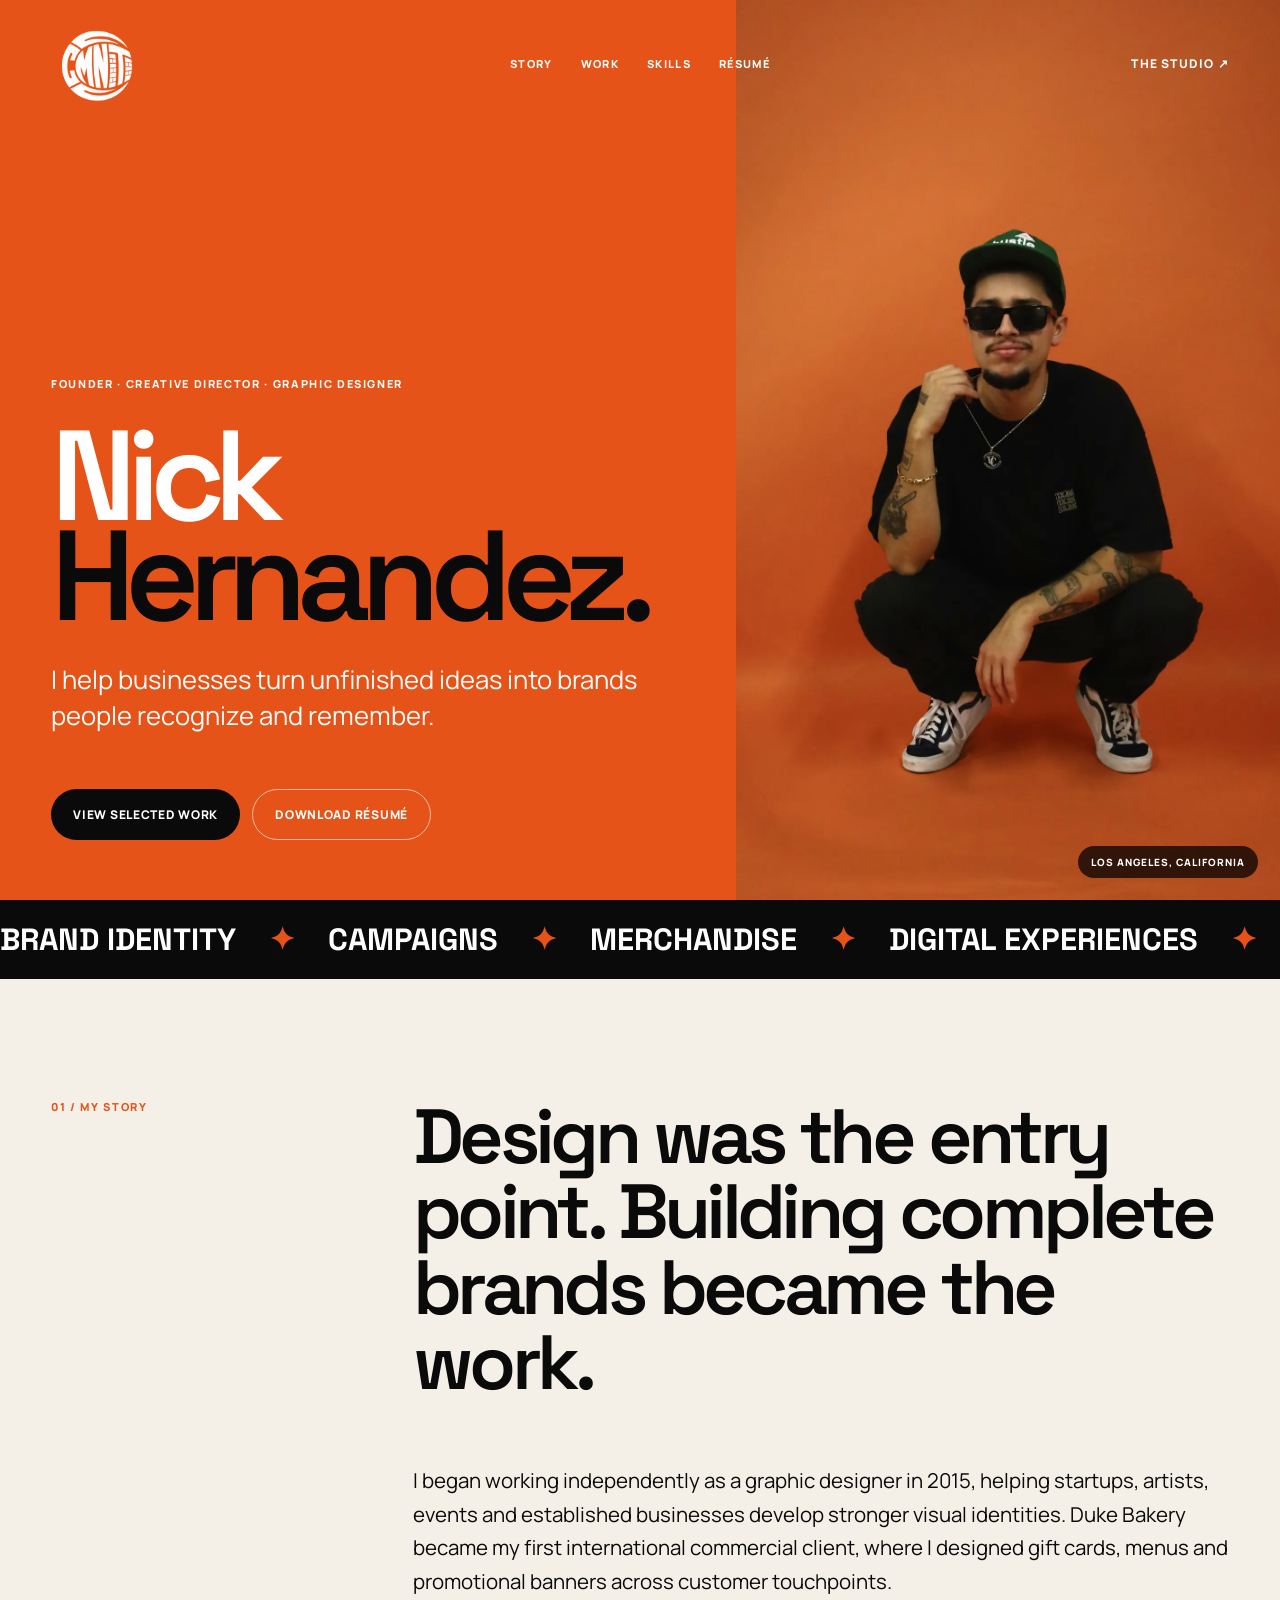
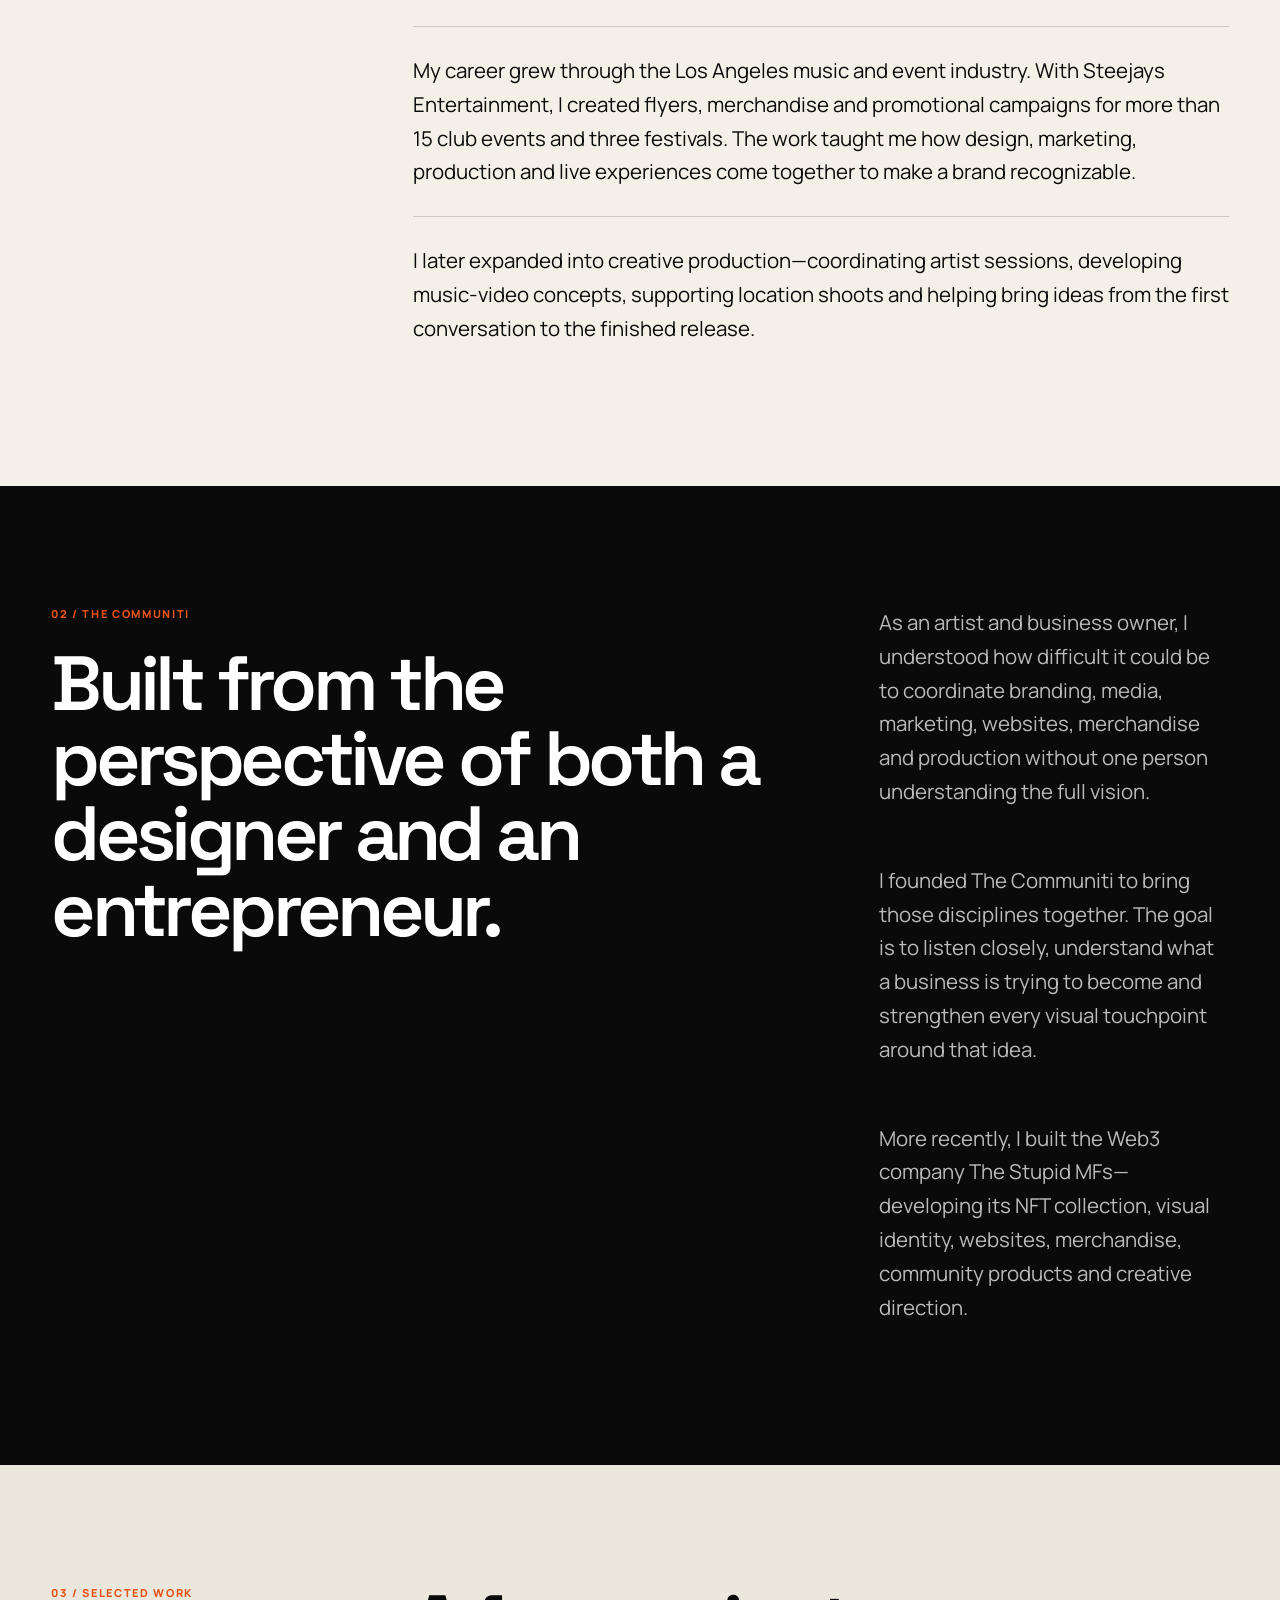
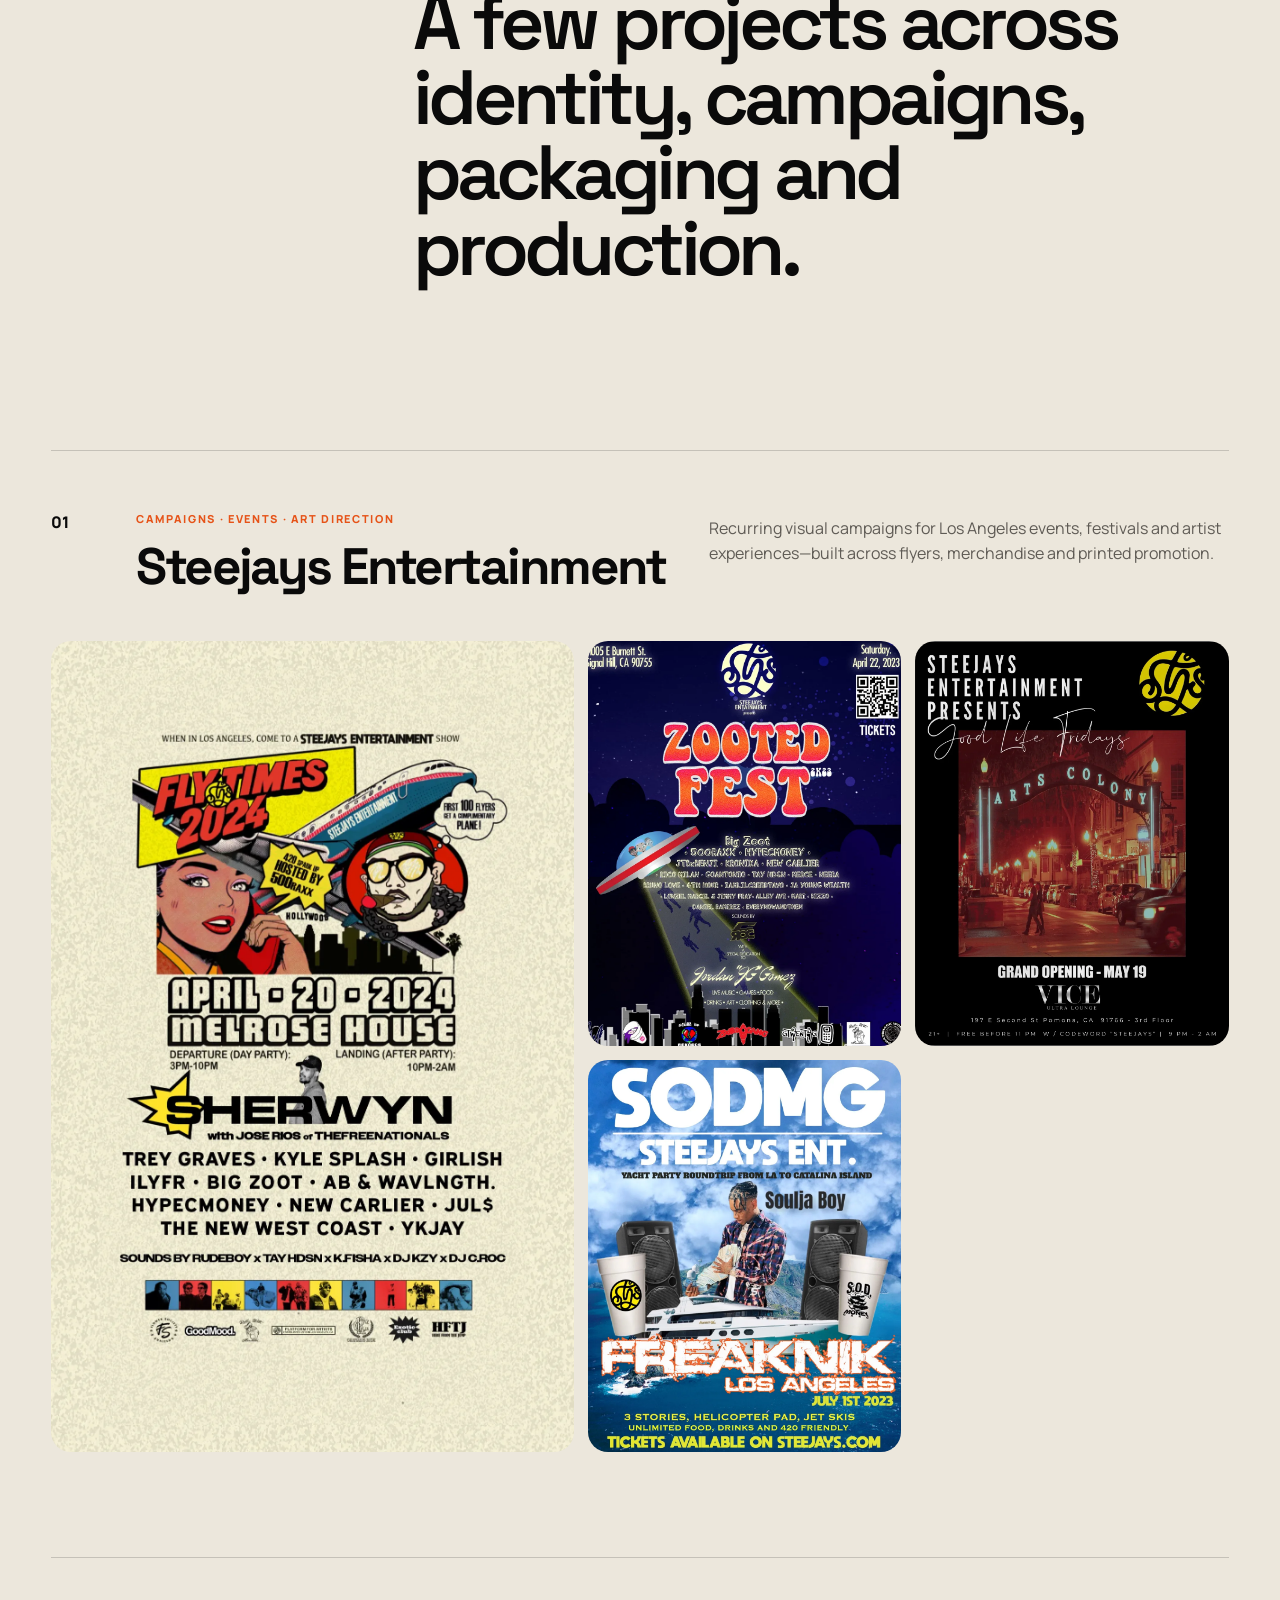
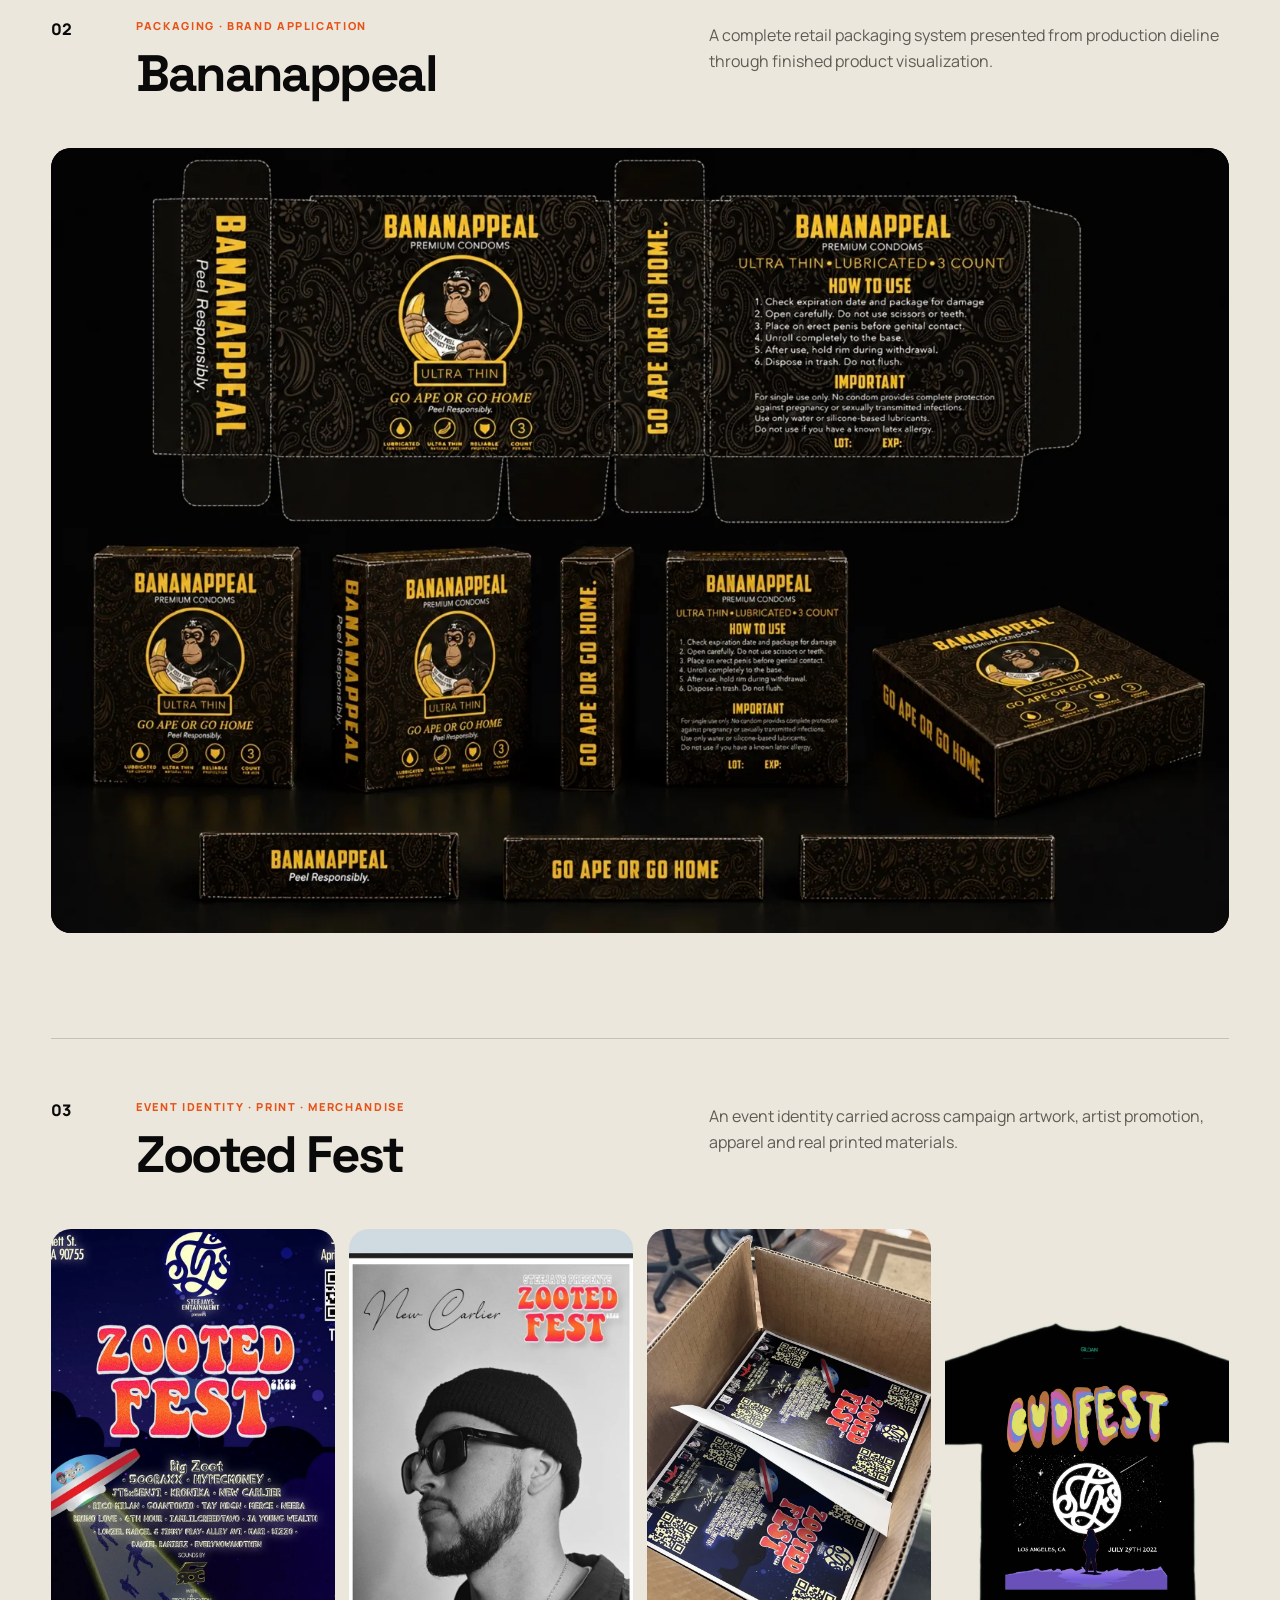
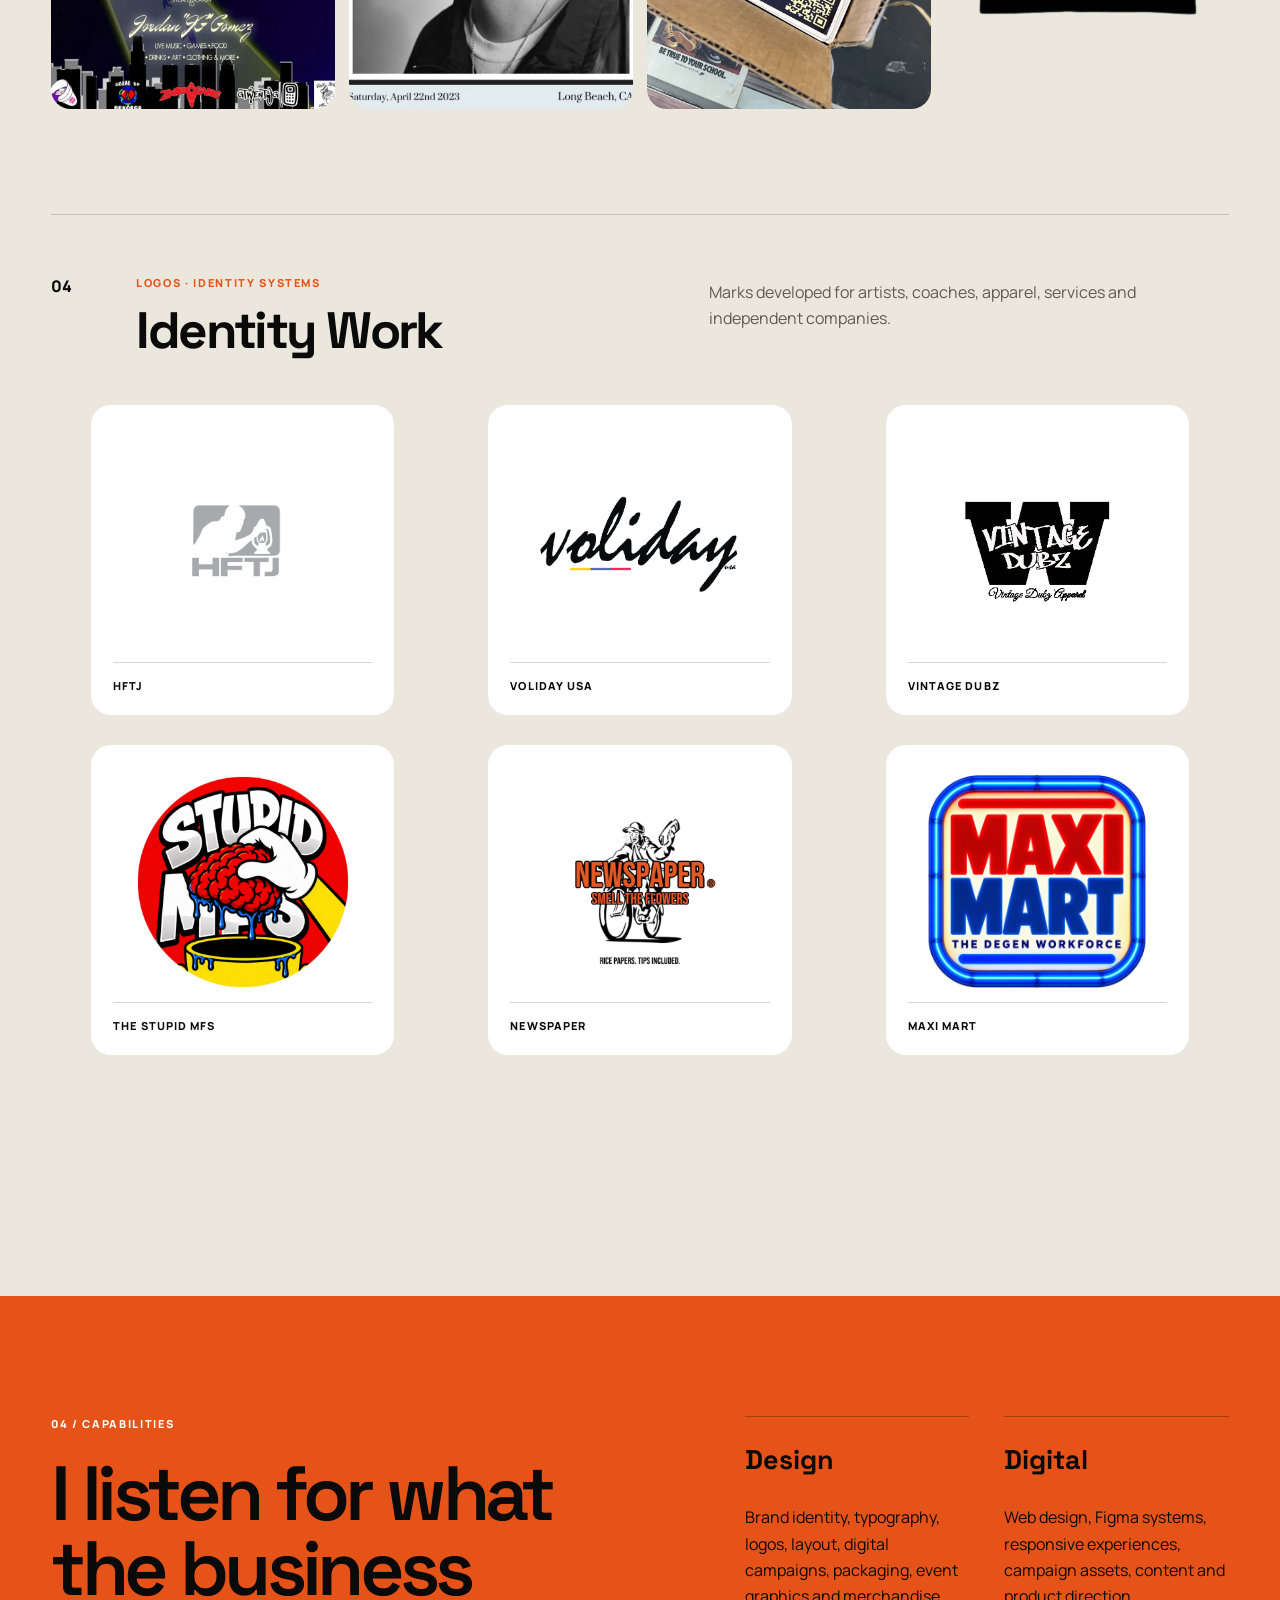
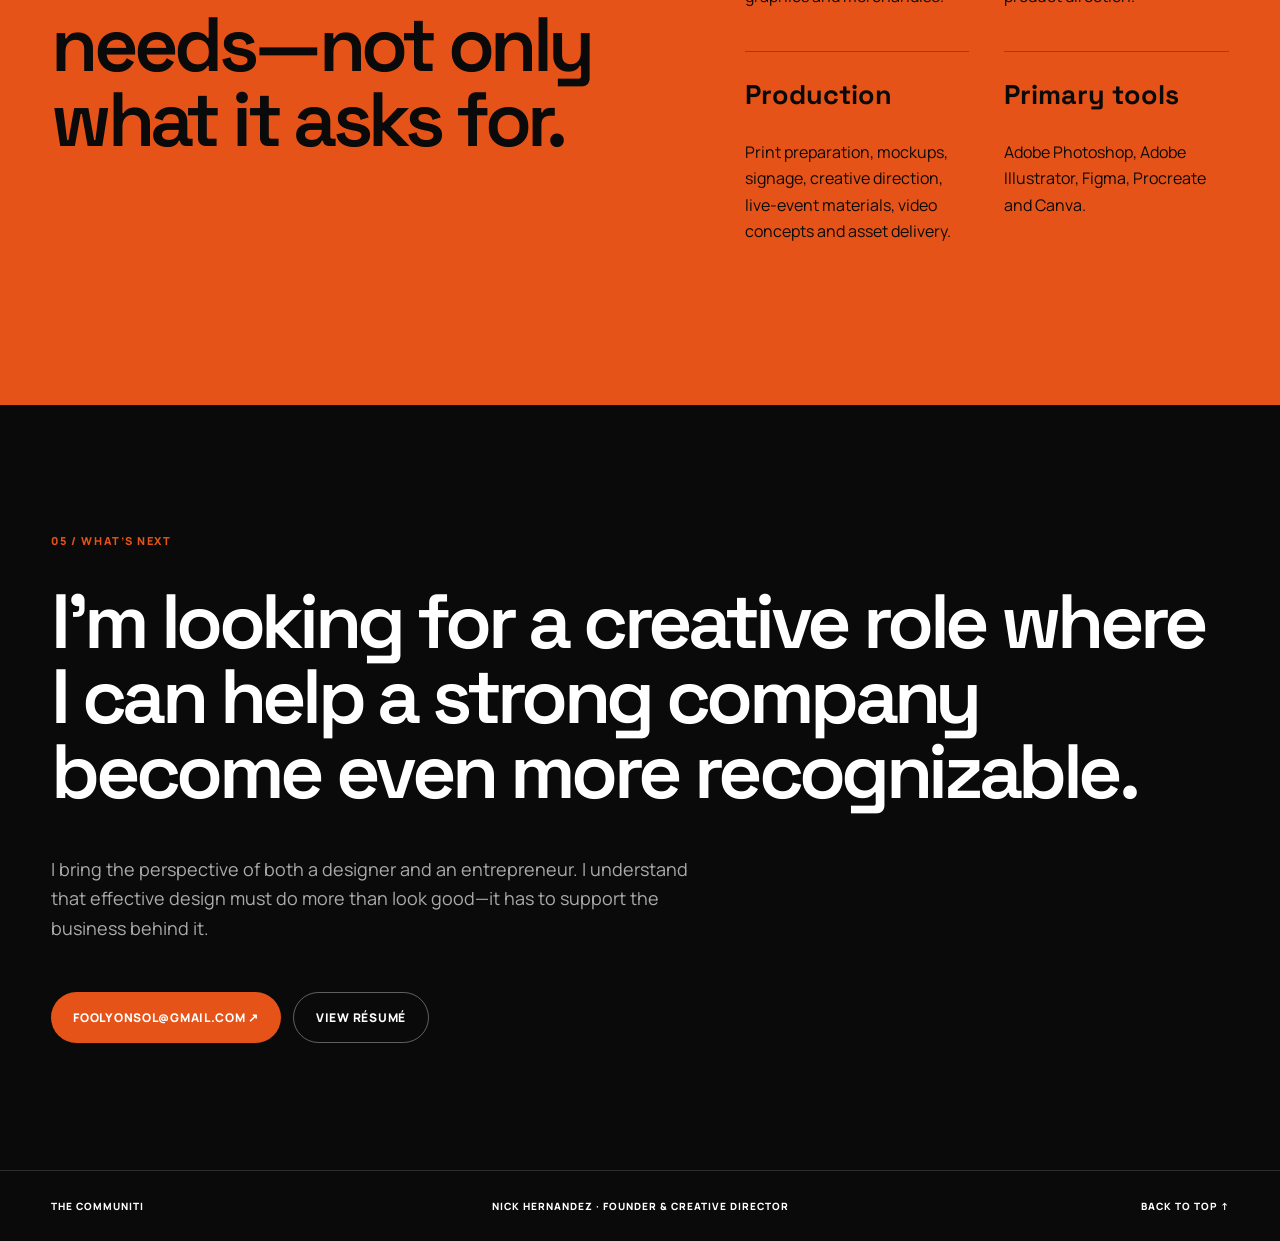
<file: founder/index.html>
<!DOCTYPE html>
<html lang="en">
<head>
  <meta charset="UTF-8">
  <base href="../">
  <meta name="viewport" content="width=device-width, initial-scale=1.0">
  <meta name="description" content="Nick Hernandez is the founder and creative director of The Communiti, working across brand identity, campaigns, merchandise, digital products and creative production.">
  <meta name="theme-color" content="#e64f18">
  <title>Nick Hernandez — Founder of The Communiti</title>
  <link rel="canonical" href="https://thecommuniti.com/founder/">
  <link rel="icon" type="image/png" sizes="32x32" href="favicon.png">
  <link rel="preconnect" href="https://fonts.googleapis.com">
  <link rel="preconnect" href="https://fonts.gstatic.com" crossorigin>
  <link href="https://fonts.googleapis.com/css2?family=Manrope:wght@400;500;600;700;800&family=Space+Grotesk:wght@500;600;700&display=swap" rel="stylesheet">
  <link rel="stylesheet" href="founder.css">
</head>
<body>
  <header class="founder-header">
    <a class="brand" href="/" aria-label="Back to The Communiti">
      <img src="Communitilogo.png" alt="The Communiti">
    </a>
    <nav aria-label="Founder page navigation">
      <a href="#story">Story</a>
      <a href="#work">Work</a>
      <a href="#skills">Skills</a>
      <a href="founder-assets/Nicholas-Hernandez-Resume.pdf" target="_blank" rel="noopener">Résumé</a>
    </nav>
    <a class="back-link" href="/">The studio ↗</a>
  </header>

  <main>
    <section class="founder-hero">
      <div class="hero-copy">
        <p class="eyebrow">Founder · Creative Director · Graphic Designer</p>
        <h1>Nick<br><span>Hernandez.</span></h1>
        <p class="hero-intro">I help businesses turn unfinished ideas into brands people recognize and remember.</p>
        <div class="hero-actions">
          <a class="button button-dark" href="#work">View selected work</a>
          <a class="button button-line" href="founder-assets/Nicholas-Hernandez-Resume.pdf" target="_blank" rel="noopener">Download résumé</a>
        </div>
      </div>
      <figure class="portrait-wrap">
        <img src="founder-assets/nick-hernandez-orange.webp" alt="Nick Hernandez, founder and creative director of The Communiti">
        <figcaption>Los Angeles, California</figcaption>
      </figure>
    </section>

    <section class="ticker" aria-label="Creative disciplines">
      <div>BRAND IDENTITY <i>✦</i> CAMPAIGNS <i>✦</i> MERCHANDISE <i>✦</i> DIGITAL EXPERIENCES <i>✦</i> CREATIVE PRODUCTION <i>✦</i></div>
    </section>

    <section class="story section" id="story">
      <div class="section-label">01 / My story</div>
      <div class="story-copy">
        <h2>Design was the entry point. Building complete brands became the work.</h2>
        <p>I began working independently as a graphic designer in 2015, helping startups, artists, events and established businesses develop stronger visual identities. Duke Bakery became my first international commercial client, where I designed gift cards, menus and promotional banners across customer touchpoints.</p>
        <p>My career grew through the Los Angeles music and event industry. With Steejays Entertainment, I created flyers, merchandise and promotional campaigns for more than 15 club events and three festivals. The work taught me how design, marketing, production and live experiences come together to make a brand recognizable.</p>
        <p>I later expanded into creative production—coordinating artist sessions, developing music-video concepts, supporting location shoots and helping bring ideas from the first conversation to the finished release.</p>
      </div>
    </section>

    <section class="origin section">
      <div class="origin-title">
        <p class="section-label">02 / The Communiti</p>
        <h2>Built from the perspective of both a designer and an entrepreneur.</h2>
      </div>
      <div class="origin-copy">
        <p>As an artist and business owner, I understood how difficult it could be to coordinate branding, media, marketing, websites, merchandise and production without one person understanding the full vision.</p>
        <p>I founded The Communiti to bring those disciplines together. The goal is to listen closely, understand what a business is trying to become and strengthen every visual touchpoint around that idea.</p>
        <p>More recently, I built the Web3 company The Stupid MFs—developing its NFT collection, visual identity, websites, merchandise, community products and creative direction.</p>
      </div>
    </section>

    <section class="portfolio section" id="work">
      <div class="portfolio-heading">
        <p class="section-label">03 / Selected work</p>
        <h2>A few projects across identity, campaigns, packaging and production.</h2>
      </div>

      <article class="case-study case-steejays">
        <div class="case-intro">
          <p class="case-number">01</p>
          <div>
            <p class="case-type">Campaigns · Events · Art Direction</p>
            <h3>Steejays Entertainment</h3>
          </div>
          <p class="case-summary">Recurring visual campaigns for Los Angeles events, festivals and artist experiences—built across flyers, merchandise and printed promotion.</p>
        </div>
        <div class="work-grid steejays-grid">
          <img class="work-large" src="founder-assets/steejays-flytimes.webp" alt="Flytimes event campaign design for Steejays Entertainment">
          <img src="founder-assets/steejays-zooted-fest.webp" alt="Zooted Fest event poster">
          <img src="founder-assets/steejays-good-life.webp" alt="Good Life Fridays event promotion">
          <img src="founder-assets/steejays-yacht.webp" alt="Steejays yacht party promotional design">
        </div>
      </article>

      <article class="case-study">
        <div class="case-intro">
          <p class="case-number">02</p>
          <div>
            <p class="case-type">Packaging · Brand Application</p>
            <h3>Bananappeal</h3>
          </div>
          <p class="case-summary">A complete retail packaging system presented from production dieline through finished product visualization.</p>
        </div>
        <figure class="feature-image dark-frame">
          <img src="founder-assets/bananappeal-packaging.webp" alt="Bananappeal premium product packaging and dieline">
        </figure>
      </article>

      <article class="case-study">
        <div class="case-intro">
          <p class="case-number">03</p>
          <div>
            <p class="case-type">Event Identity · Print · Merchandise</p>
            <h3>Zooted Fest</h3>
          </div>
          <p class="case-summary">An event identity carried across campaign artwork, artist promotion, apparel and real printed materials.</p>
        </div>
        <div class="work-grid zooted-grid">
          <img src="founder-assets/zooted-poster.webp" alt="Zooted Fest campaign poster">
          <img src="founder-assets/zooted-portrait.webp" alt="Zooted Fest artist poster">
          <img src="founder-assets/zooted-print.webp" alt="Printed Zooted Fest promotional pieces">
          <img src="founder-assets/zooted-shirt.webp" alt="Zooted Fest merchandise design">
        </div>
      </article>

      <article class="case-study identity-study">
        <div class="case-intro">
          <p class="case-number">04</p>
          <div>
            <p class="case-type">Logos · Identity Systems</p>
            <h3>Identity Work</h3>
          </div>
          <p class="case-summary">Marks developed for artists, coaches, apparel, services and independent companies.</p>
        </div>
        <div class="logo-grid">
          <figure><img src="founder-assets/hftj-logo.webp" alt="HFTJ lantern logo"><figcaption>HFTJ</figcaption></figure>
          <figure><img src="founder-assets/voliday-logo.webp" alt="Voliday USA script logo"><figcaption>Voliday USA</figcaption></figure>
          <figure><img src="founder-assets/vintage-dubz-new.webp" alt="Vintage Dubz Apparel logo"><figcaption>Vintage Dubz</figcaption></figure>
          <figure><img src="founder-assets/stupid-mfs-logo.webp" alt="The Stupid MFs illustrated logo"><figcaption>The Stupid MFs</figcaption></figure>
          <figure><img src="founder-assets/newspaper-new.webp" alt="Newspaper Smell the Flowers logo"><figcaption>Newspaper</figcaption></figure>
          <figure><img src="founder-assets/maxi-mart-logo.webp" alt="Maxi Mart neon logo"><figcaption>Maxi Mart</figcaption></figure>
        </div>
      </article>
    </section>

    <section class="skills section" id="skills">
      <div>
        <p class="section-label">04 / Capabilities</p>
        <h2>I listen for what the business needs—not only what it asks for.</h2>
      </div>
      <div class="skill-columns">
        <div><h3>Design</h3><p>Brand identity, typography, logos, layout, digital campaigns, packaging, event graphics and merchandise.</p></div>
        <div><h3>Digital</h3><p>Web design, Figma systems, responsive experiences, campaign assets, content and product direction.</p></div>
        <div><h3>Production</h3><p>Print preparation, mockups, signage, creative direction, live-event materials, video concepts and asset delivery.</p></div>
        <div><h3>Primary tools</h3><p>Adobe Photoshop, Adobe Illustrator, Figma, Procreate and Canva.</p></div>
      </div>
    </section>

    <section class="career section" id="contact">
      <p class="section-label">05 / What’s next</p>
      <h2>I’m looking for a creative role where I can help a strong company become even more recognizable.</h2>
      <p>I bring the perspective of both a designer and an entrepreneur. I understand that effective design must do more than look good—it has to support the business behind it.</p>
      <div class="career-actions">
        <a class="button button-orange" href="mailto:foolyonsol@gmail.com">foolyonsol@gmail.com ↗</a>
        <a class="button button-line-light" href="founder-assets/Nicholas-Hernandez-Resume.pdf" target="_blank" rel="noopener">View résumé</a>
      </div>
    </section>
  </main>

  <footer>
    <a href="/">THE COMMUNITI</a>
    <p>Nick Hernandez · Founder & Creative Director</p>
    <a href="#top">Back to top ↑</a>
  </footer>
</body>
</html>
</file>
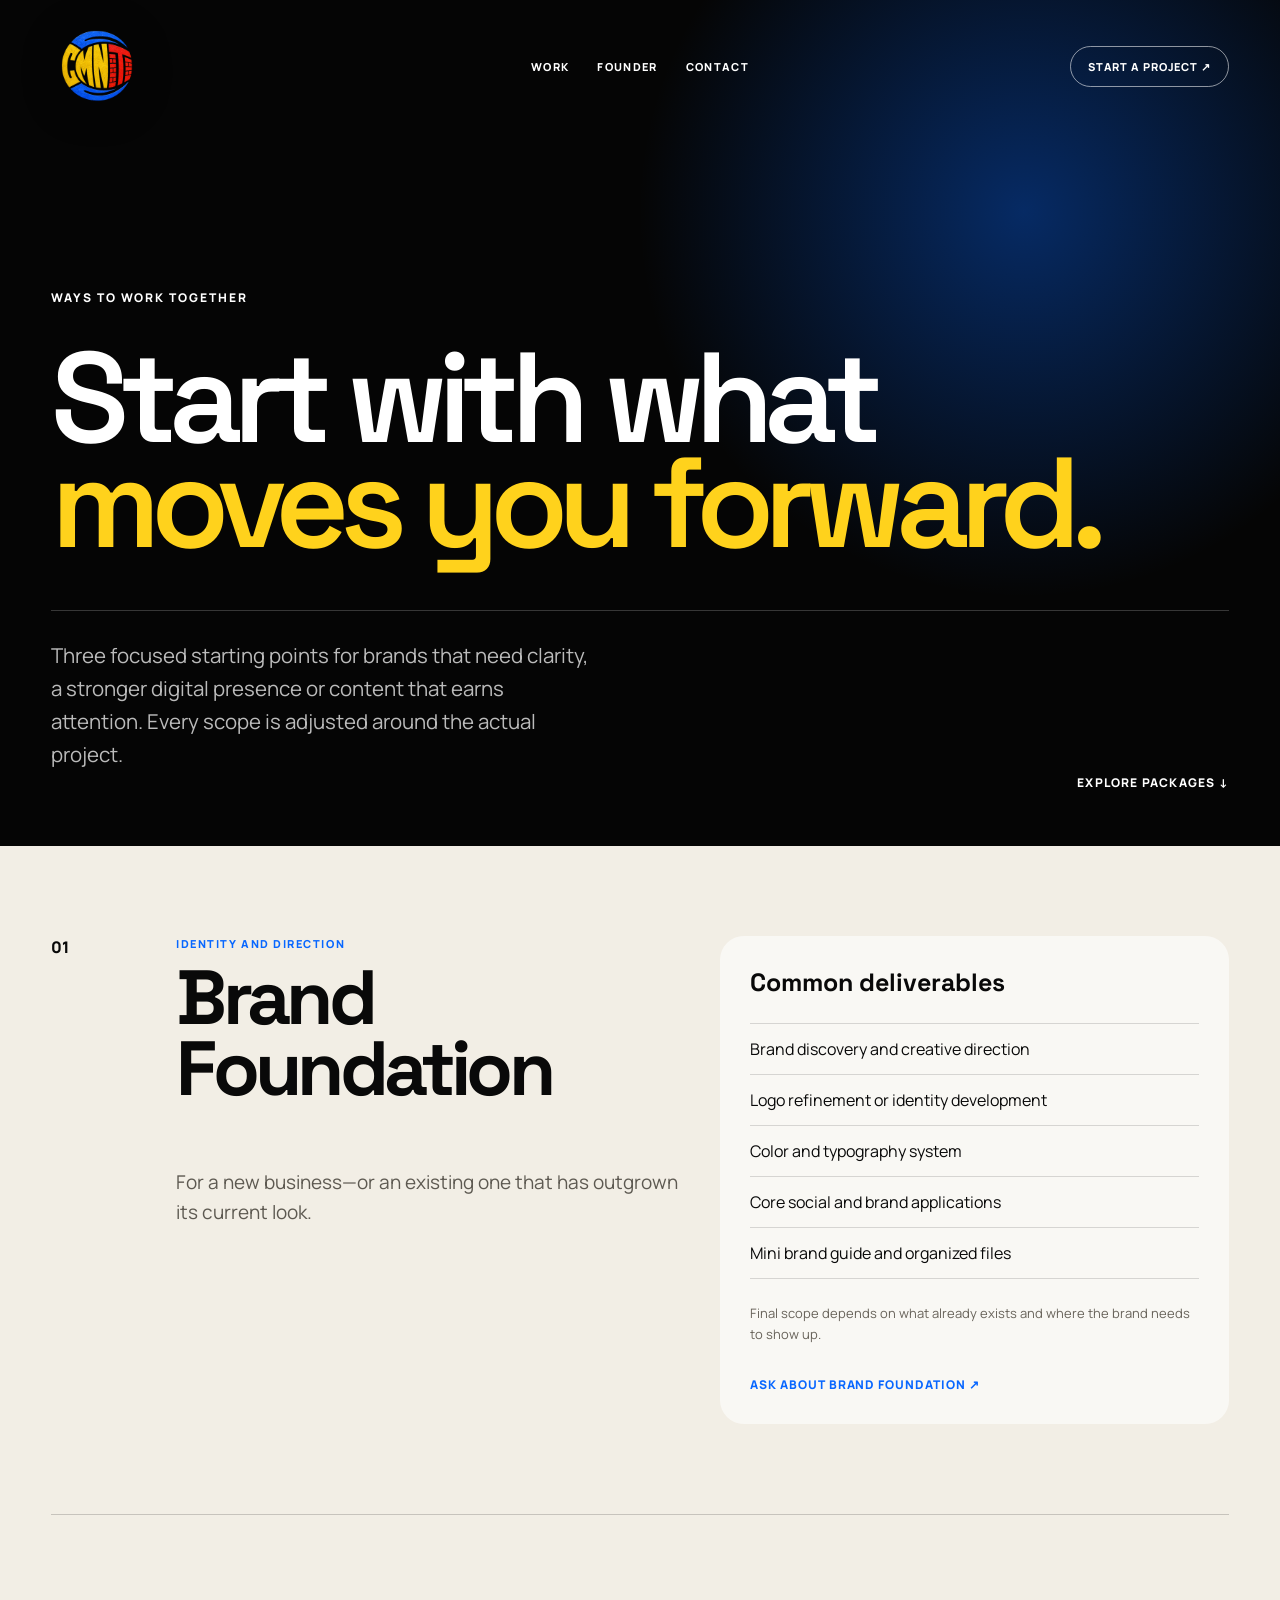
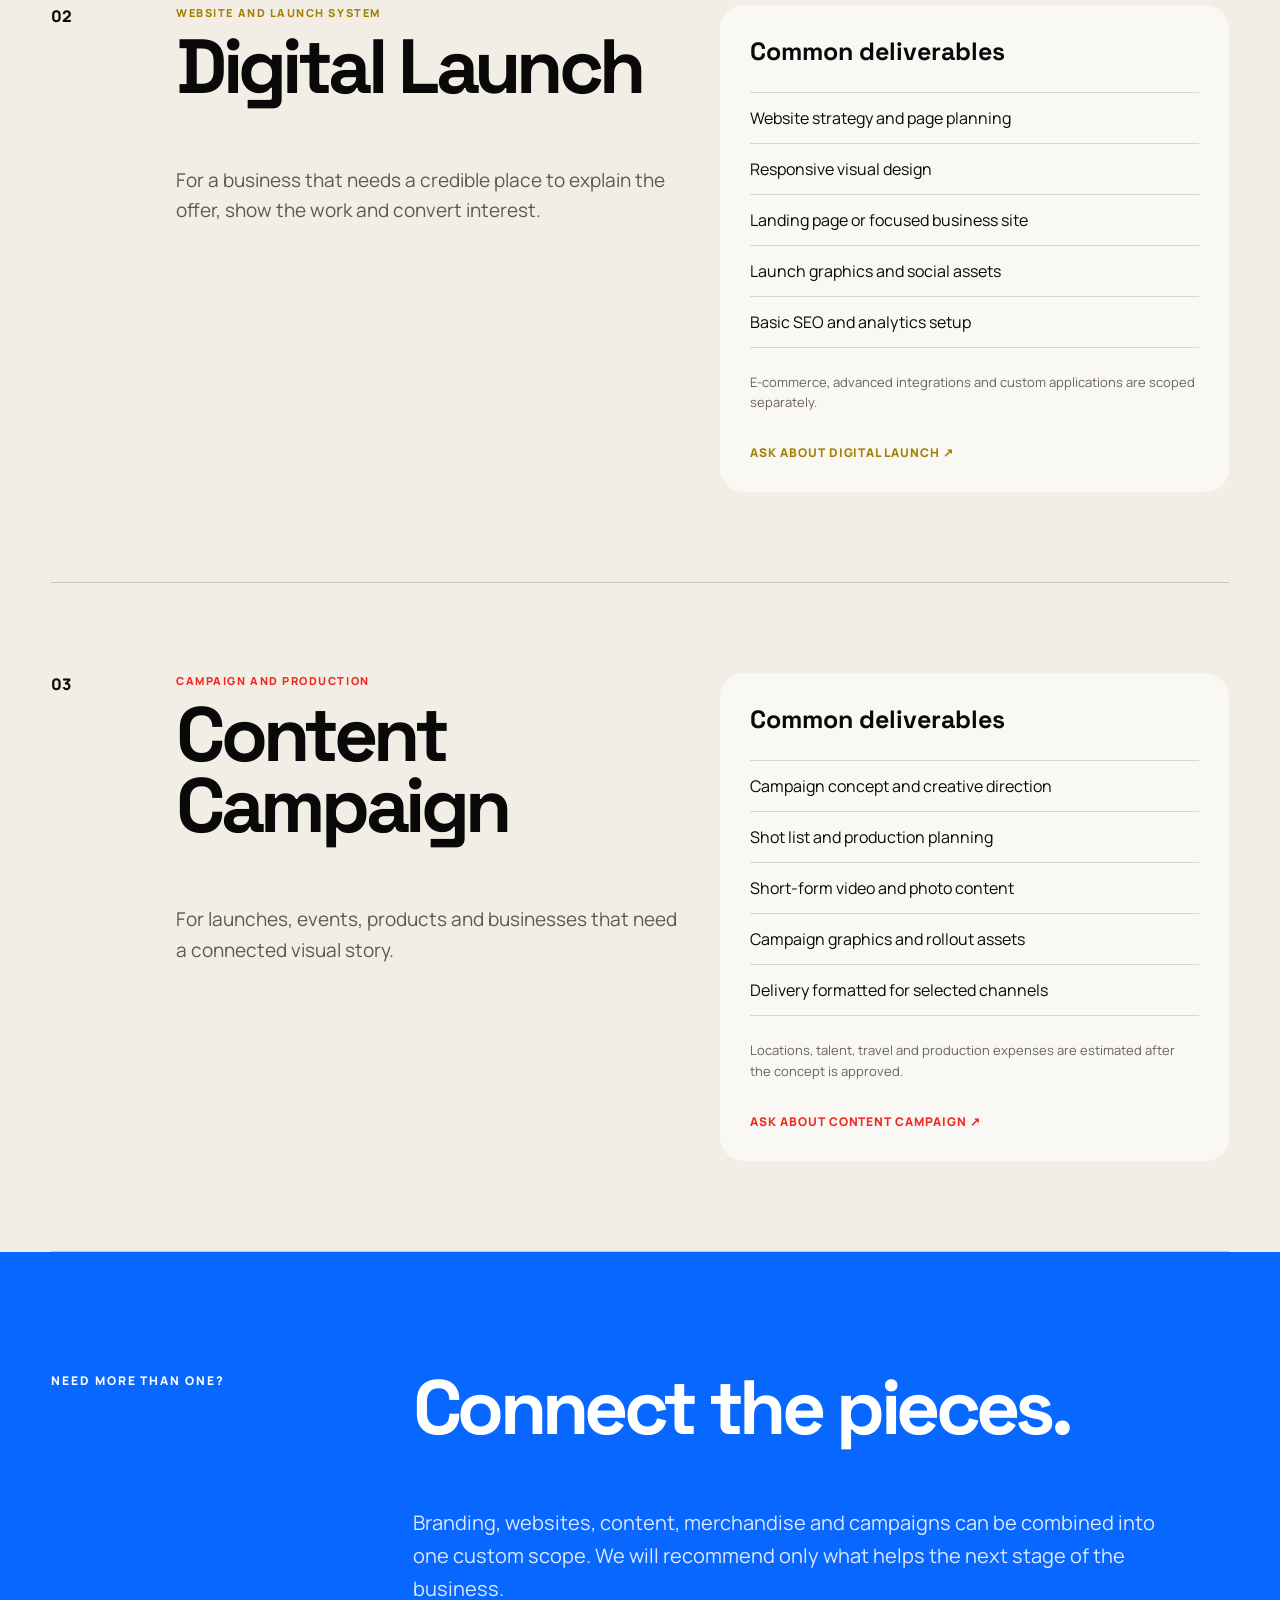
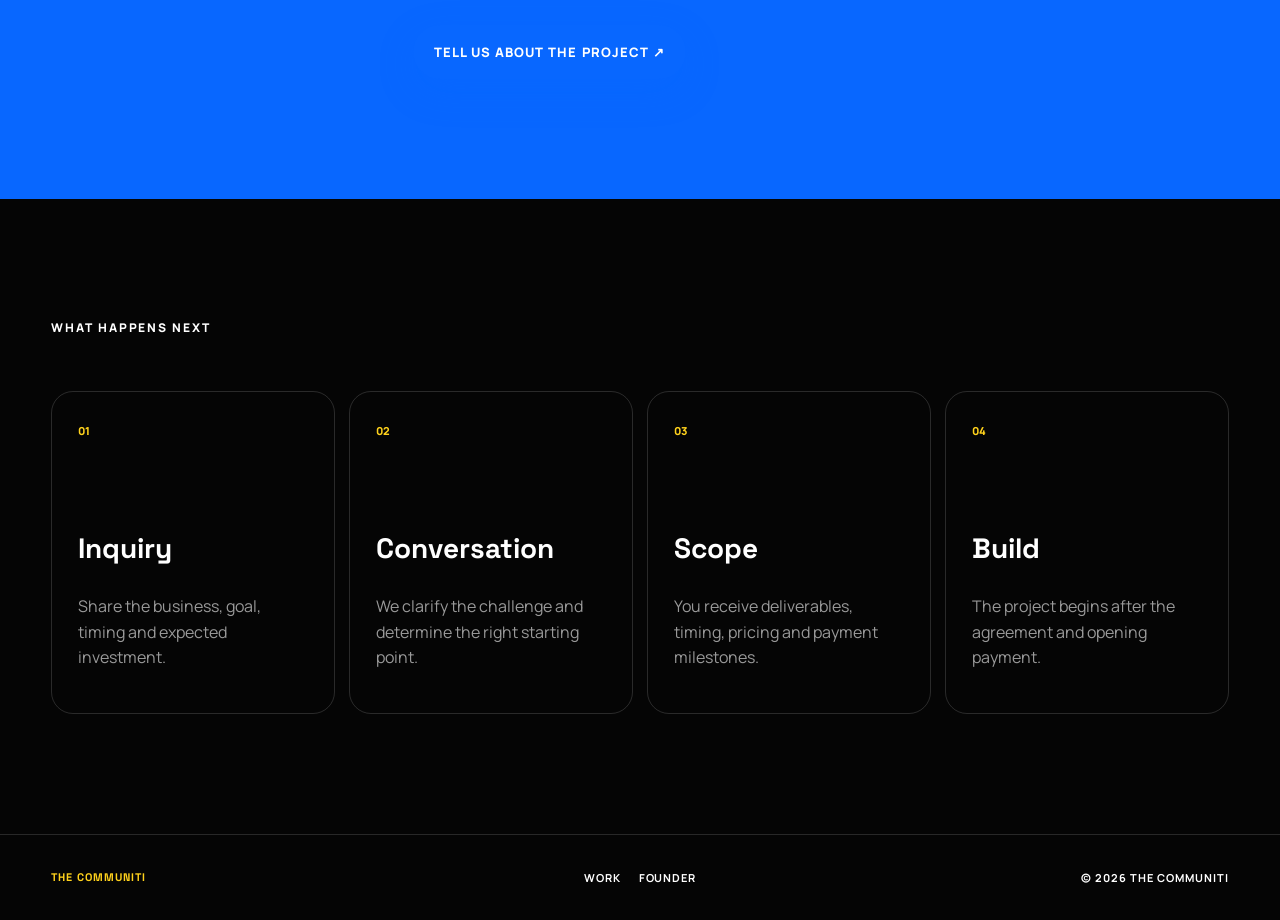
<file: packages/index.html>
<!DOCTYPE html>
<html lang="en">
<head>
  <meta charset="UTF-8">
  <base href="../">
  <meta name="viewport" content="width=device-width, initial-scale=1.0">
  <meta name="description" content="Explore The Communiti's brand, website and content project packages for growing businesses, creators and independent brands.">
  <meta name="theme-color" content="#050505">
  <title>Project Packages — The Communiti</title>
  <link rel="canonical" href="https://thecommuniti.com/packages/">
  <link rel="icon" type="image/png" sizes="32x32" href="favicon.png">
  <link rel="preconnect" href="https://fonts.googleapis.com">
  <link rel="preconnect" href="https://fonts.gstatic.com" crossorigin>
  <link href="https://fonts.googleapis.com/css2?family=Manrope:wght@400;500;600;700;800&family=Space+Grotesk:wght@500;600;700&display=swap" rel="stylesheet">
  <link rel="stylesheet" href="styles.css">
  <link rel="stylesheet" href="packages.css">
</head>
<body>
  <header class="package-header">
    <a class="brand" href="/" aria-label="The Communiti home"><img src="Communitilogo.png" alt="The Communiti"></a>
    <nav aria-label="Packages navigation">
      <a href="/#work">Work</a>
      <a href="/founder/">Founder</a>
      <a href="/#contact">Contact</a>
    </nav>
    <a class="header-cta" href="/#contact">Start a project ↗</a>
  </header>

  <main>
    <section class="packages-hero">
      <p class="section-kicker">Ways to work together</p>
      <h1>Start with what<br><span>moves you forward.</span></h1>
      <div class="packages-hero-bottom">
        <p>Three focused starting points for brands that need clarity, a stronger digital presence or content that earns attention. Every scope is adjusted around the actual project.</p>
        <a href="#packages">Explore packages ↓</a>
      </div>
    </section>

    <section class="package-list" id="packages">
      <article class="package-card package-blue">
        <div class="package-number">01</div>
        <div class="package-main">
          <p class="package-label">Identity and direction</p>
          <h2>Brand Foundation</h2>
          <p class="package-summary">For a new business—or an existing one that has outgrown its current look.</p>
        </div>
        <div class="package-details">
          <h3>Common deliverables</h3>
          <ul>
            <li>Brand discovery and creative direction</li>
            <li>Logo refinement or identity development</li>
            <li>Color and typography system</li>
            <li>Core social and brand applications</li>
            <li>Mini brand guide and organized files</li>
          </ul>
          <p class="package-note">Final scope depends on what already exists and where the brand needs to show up.</p>
          <a href="/#contact">Ask about Brand Foundation ↗</a>
        </div>
      </article>

      <article class="package-card package-yellow">
        <div class="package-number">02</div>
        <div class="package-main">
          <p class="package-label">Website and launch system</p>
          <h2>Digital Launch</h2>
          <p class="package-summary">For a business that needs a credible place to explain the offer, show the work and convert interest.</p>
        </div>
        <div class="package-details">
          <h3>Common deliverables</h3>
          <ul>
            <li>Website strategy and page planning</li>
            <li>Responsive visual design</li>
            <li>Landing page or focused business site</li>
            <li>Launch graphics and social assets</li>
            <li>Basic SEO and analytics setup</li>
          </ul>
          <p class="package-note">E-commerce, advanced integrations and custom applications are scoped separately.</p>
          <a href="/#contact">Ask about Digital Launch ↗</a>
        </div>
      </article>

      <article class="package-card package-red">
        <div class="package-number">03</div>
        <div class="package-main">
          <p class="package-label">Campaign and production</p>
          <h2>Content Campaign</h2>
          <p class="package-summary">For launches, events, products and businesses that need a connected visual story.</p>
        </div>
        <div class="package-details">
          <h3>Common deliverables</h3>
          <ul>
            <li>Campaign concept and creative direction</li>
            <li>Shot list and production planning</li>
            <li>Short-form video and photo content</li>
            <li>Campaign graphics and rollout assets</li>
            <li>Delivery formatted for selected channels</li>
          </ul>
          <p class="package-note">Locations, talent, travel and production expenses are estimated after the concept is approved.</p>
          <a href="/#contact">Ask about Content Campaign ↗</a>
        </div>
      </article>
    </section>

    <section class="custom-scope">
      <p class="section-kicker">Need more than one?</p>
      <div>
        <h2>Connect the pieces.</h2>
        <p>Branding, websites, content, merchandise and campaigns can be combined into one custom scope. We will recommend only what helps the next stage of the business.</p>
        <a class="button button-primary" href="/#contact">Tell us about the project ↗</a>
      </div>
    </section>

    <section class="package-process">
      <p class="section-kicker">What happens next</p>
      <div class="package-process-grid">
        <div><span>01</span><h3>Inquiry</h3><p>Share the business, goal, timing and expected investment.</p></div>
        <div><span>02</span><h3>Conversation</h3><p>We clarify the challenge and determine the right starting point.</p></div>
        <div><span>03</span><h3>Scope</h3><p>You receive deliverables, timing, pricing and payment milestones.</p></div>
        <div><span>04</span><h3>Build</h3><p>The project begins after the agreement and opening payment.</p></div>
      </div>
    </section>
  </main>

  <footer>
    <a class="footer-brand" href="/">THE COMMUNITI</a>
    <div class="footer-links"><a href="/#work">Work</a><a href="/founder/">Founder</a></div>
    <p>© 2026 The Communiti</p>
  </footer>
</body>
</html>
</file>
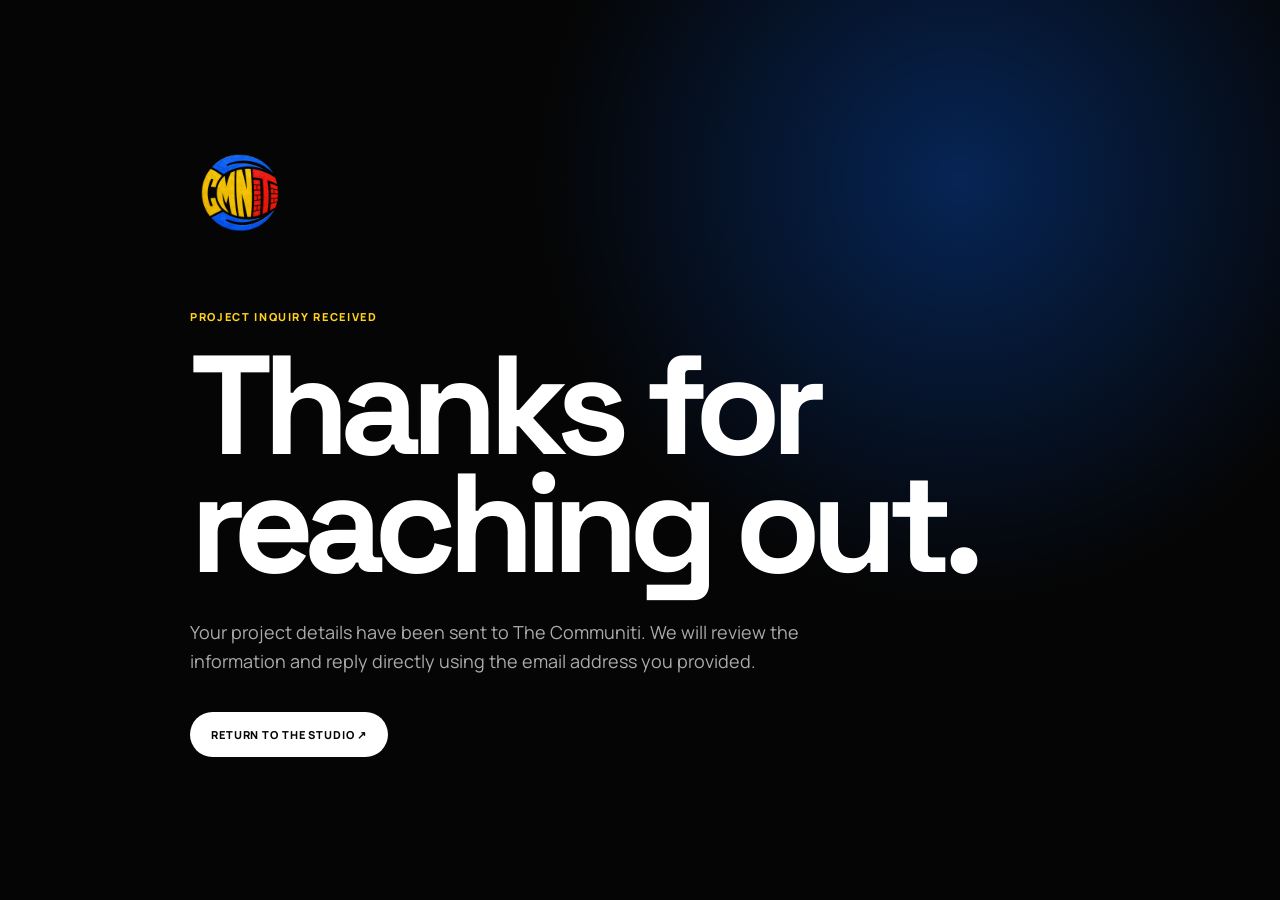
<file: thanks/index.html>
<!DOCTYPE html><html lang="en"><head><meta charset="UTF-8"><base href="../"><meta name="viewport" content="width=device-width,initial-scale=1"><meta name="robots" content="noindex"><meta name="theme-color" content="#050505"><title>Inquiry Received — The Communiti</title><link rel="icon" type="image/png" href="favicon.png"><link rel="preconnect" href="https://fonts.googleapis.com"><link rel="preconnect" href="https://fonts.gstatic.com" crossorigin><link href="https://fonts.googleapis.com/css2?family=Manrope:wght@400;600;800&family=Space+Grotesk:wght@600;700&display=swap" rel="stylesheet"><style>*{box-sizing:border-box}body{margin:0;min-height:100svh;display:grid;place-items:center;padding:30px;background:radial-gradient(circle at 75% 20%,rgba(8,103,255,.32),transparent 35%),#050505;color:#fff;font-family:Manrope,Arial,sans-serif}.wrap{width:min(900px,100%)}img{width:100px}.eyebrow{margin:60px 0 20px;color:#ffd21c;font-size:11px;font-weight:800;letter-spacing:.15em;text-transform:uppercase}h1{margin:0;font-family:"Space Grotesk",sans-serif;font-size:clamp(60px,11vw,145px);line-height:.84;letter-spacing:-.07em}p{max-width:620px;margin:35px 0;color:#aaa;font-size:18px;line-height:1.65}a{display:inline-flex;padding:15px 21px;border-radius:100px;background:#fff;color:#050505;text-decoration:none;font-size:11px;font-weight:800;letter-spacing:.08em;text-transform:uppercase}</style></head><body><main class="wrap"><a href="/" aria-label="The Communiti home" style="padding:0;background:transparent"><img src="Communitilogo.png" alt="The Communiti"></a><p class="eyebrow">Project inquiry received</p><h1>Thanks for<br>reaching out.</h1><p>Your project details have been sent to The Communiti. We will review the information and reply directly using the email address you provided.</p><a href="/">Return to the studio ↗</a></main></body></html>
</file>
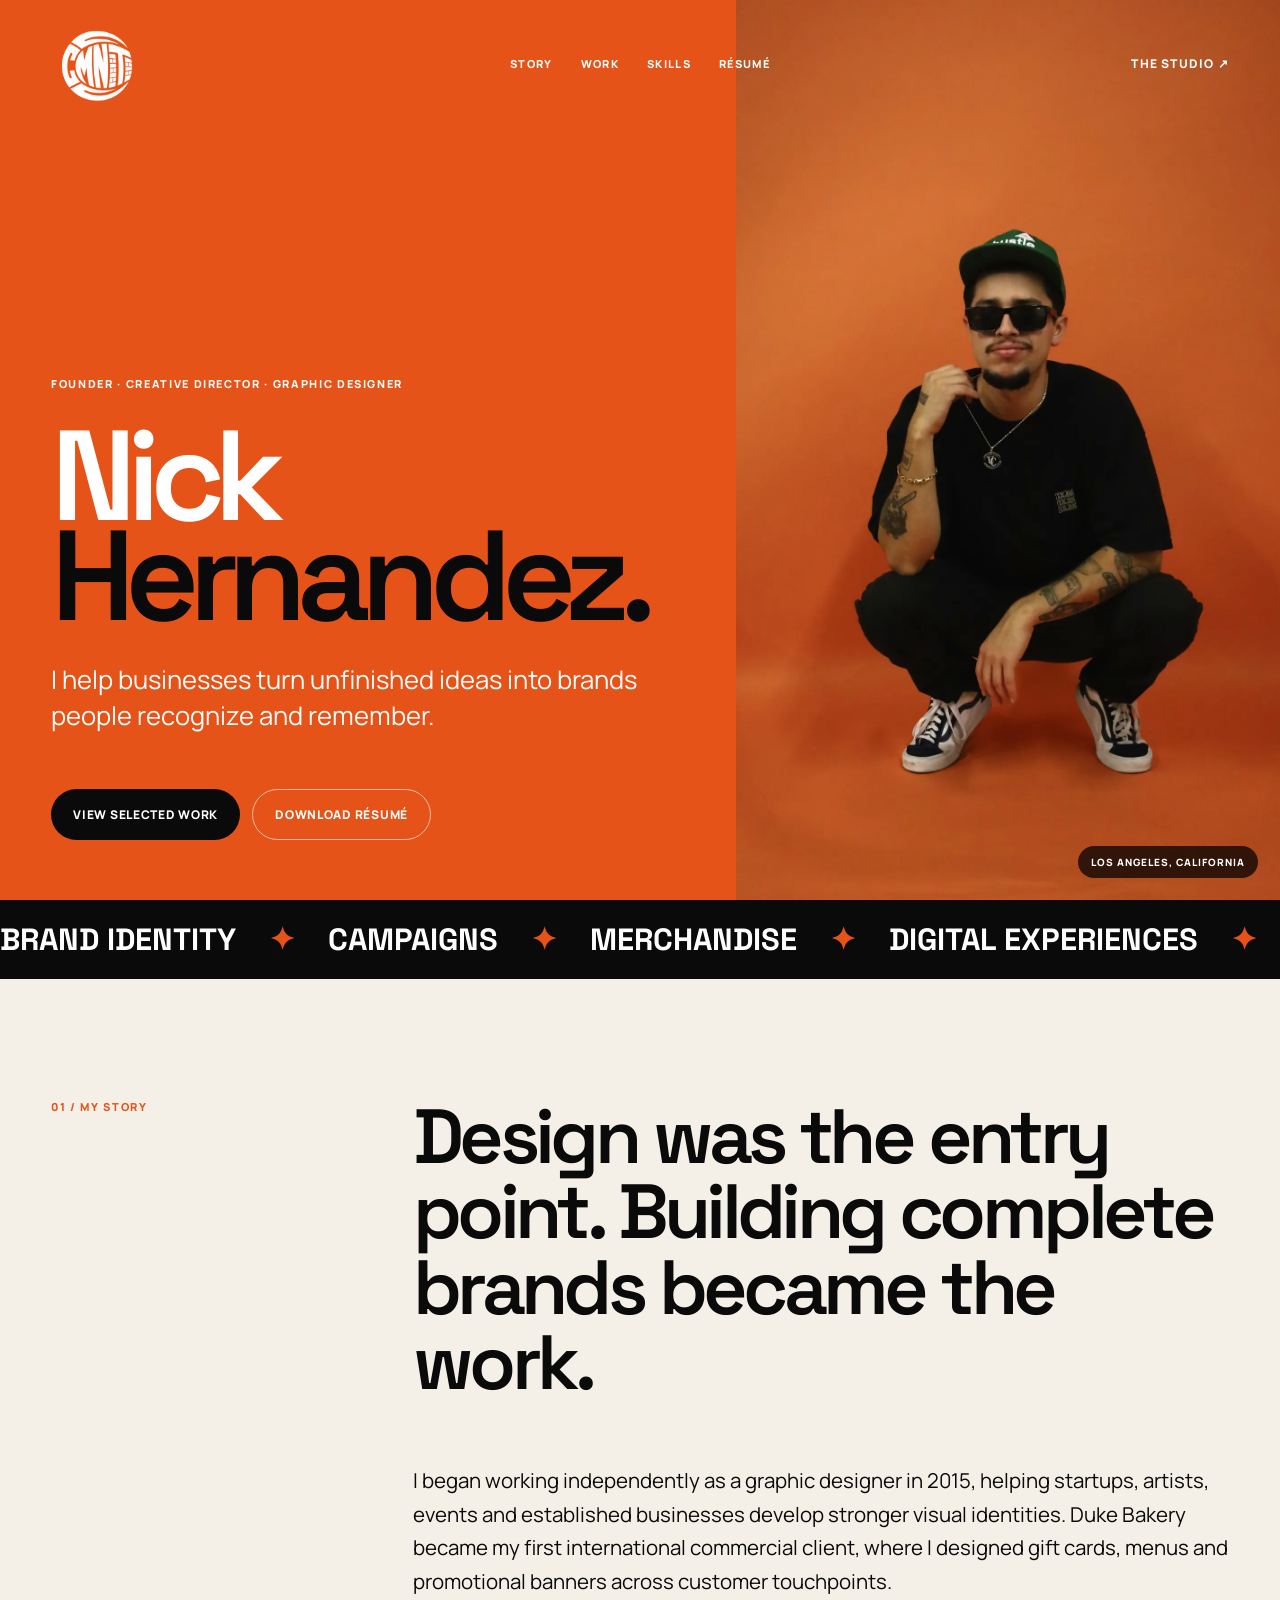
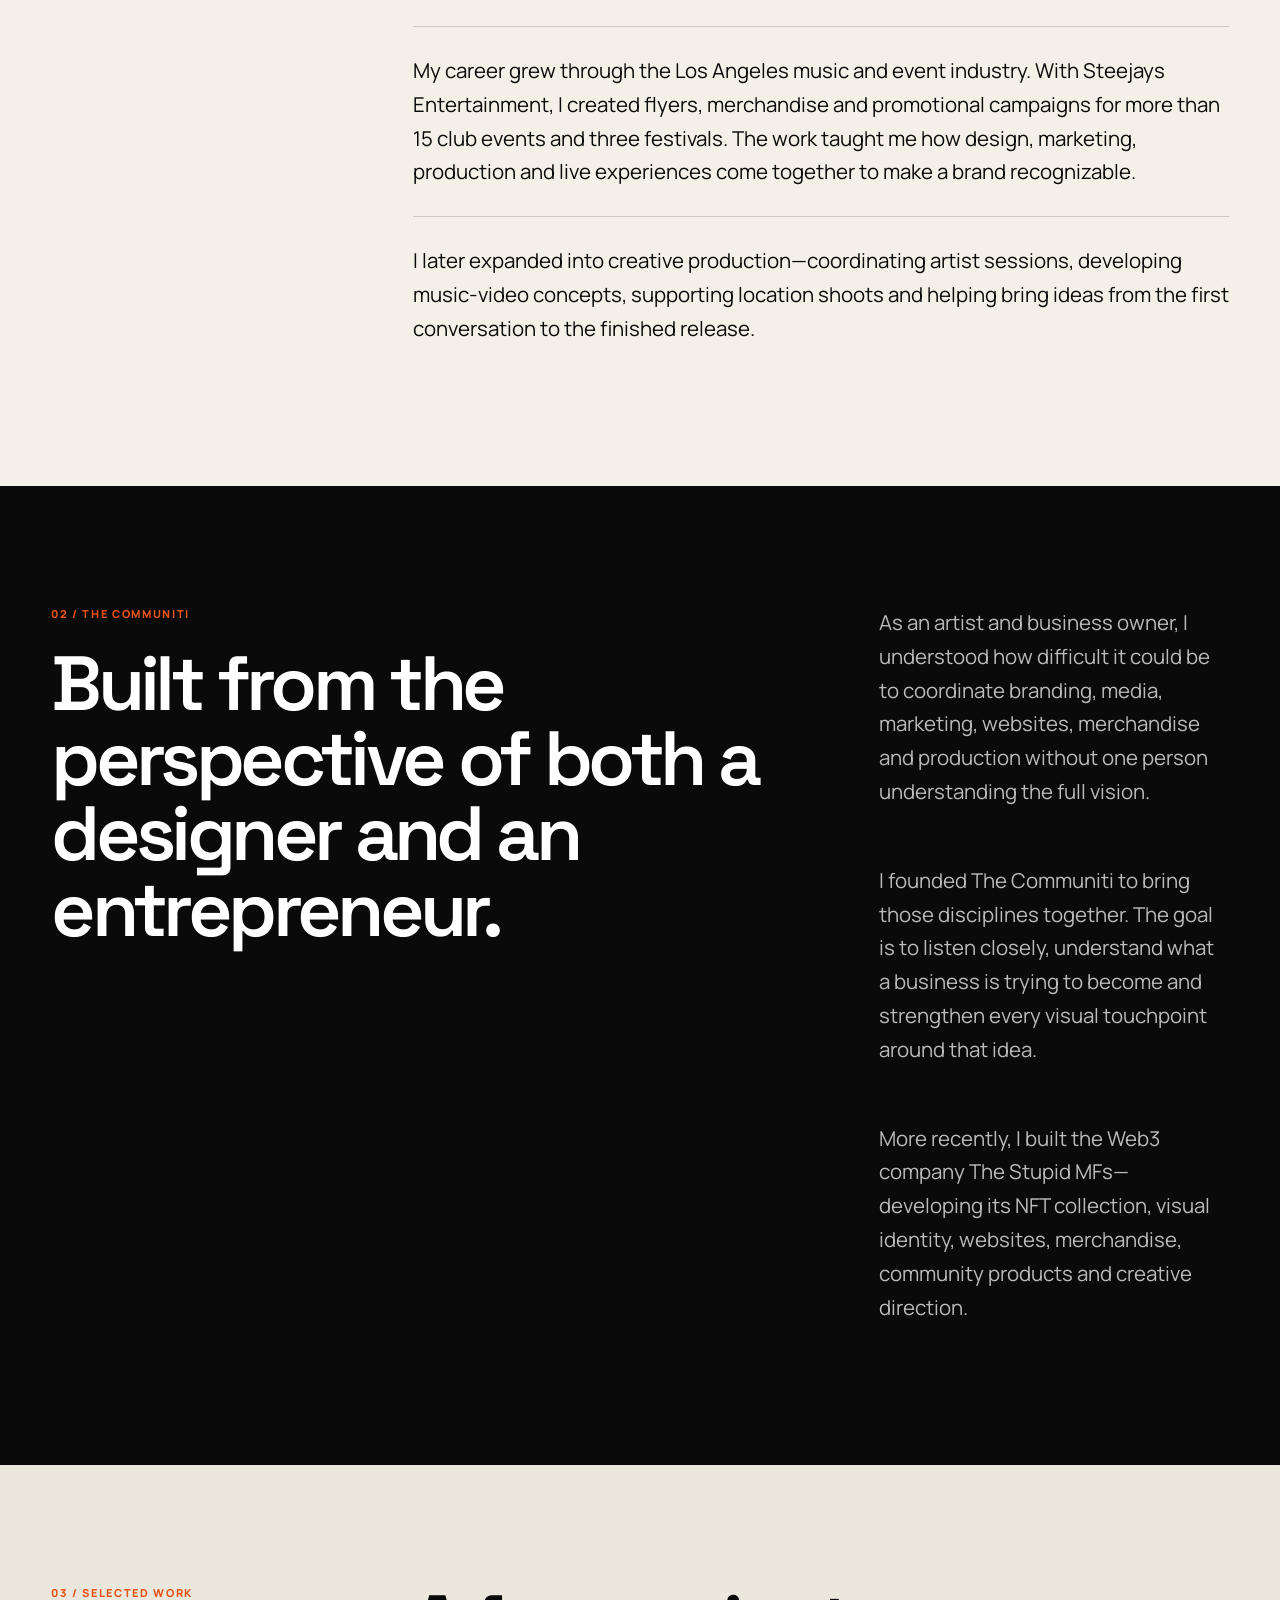
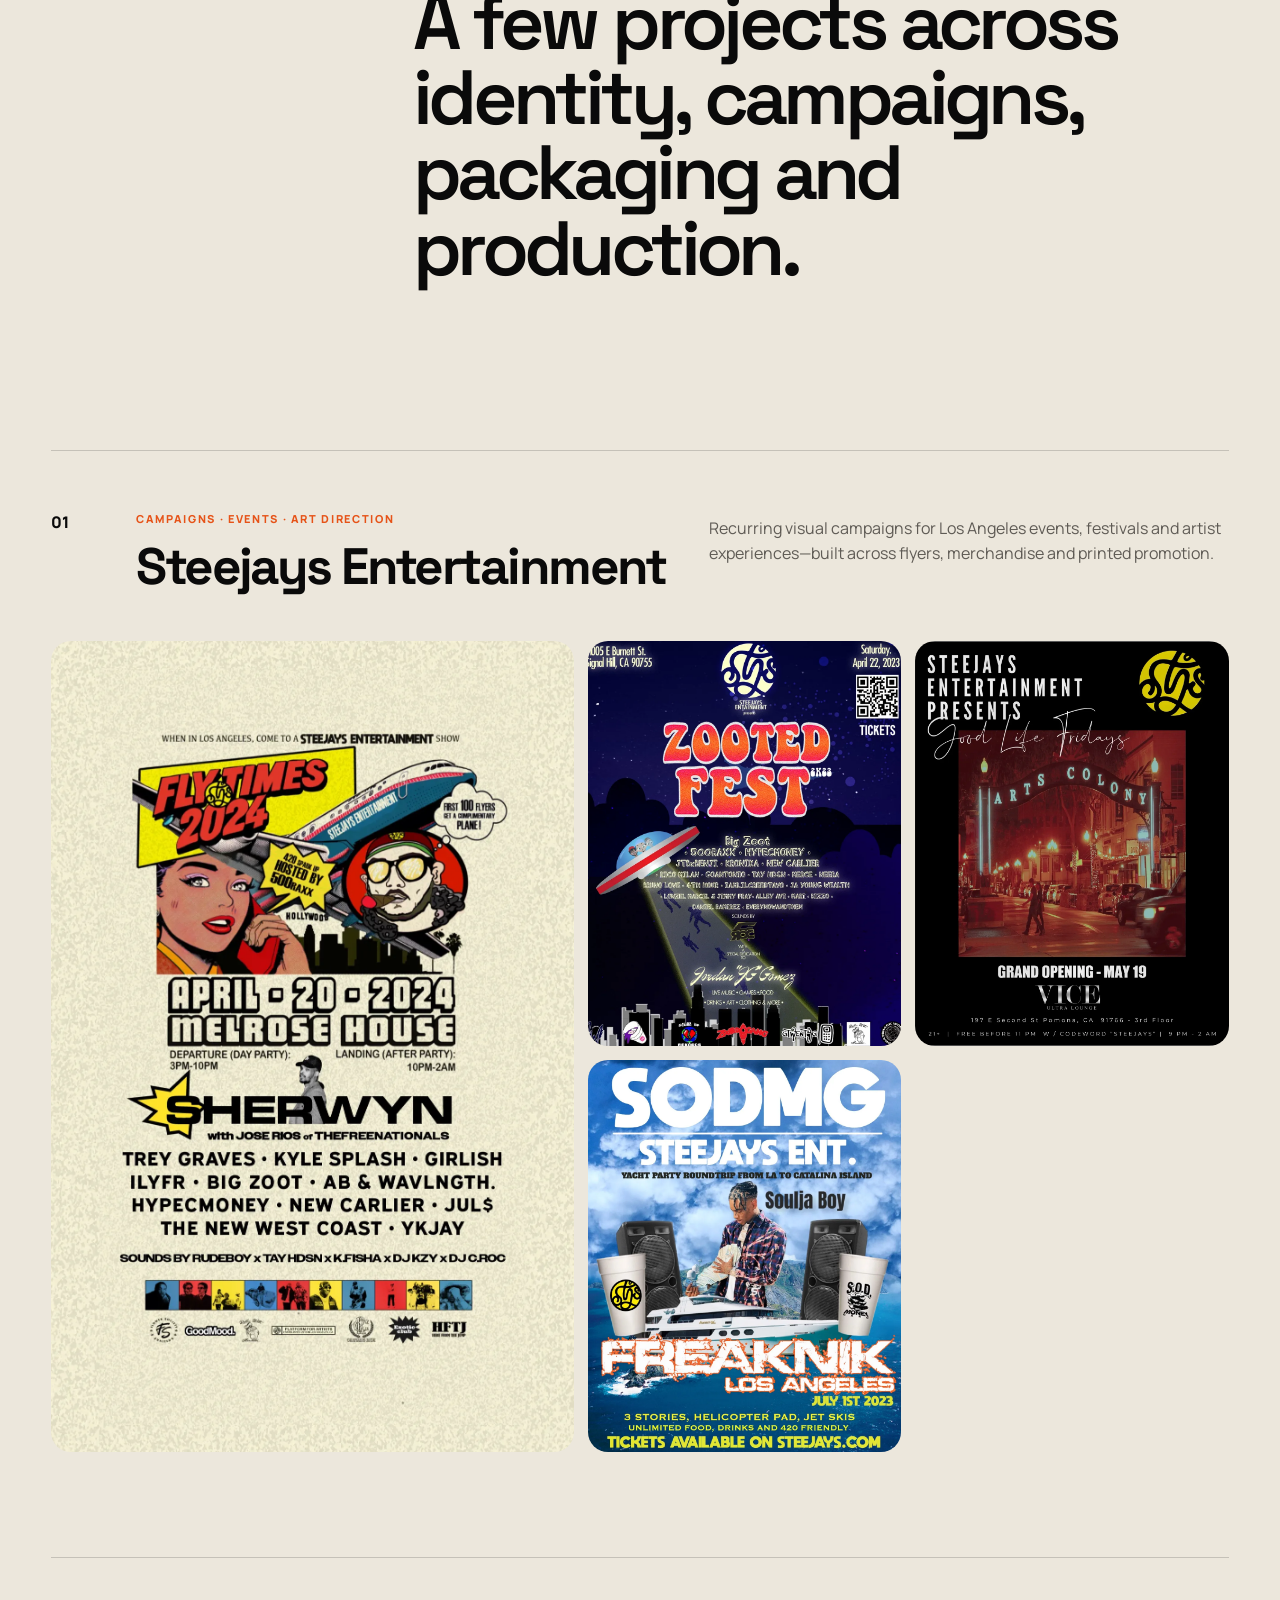
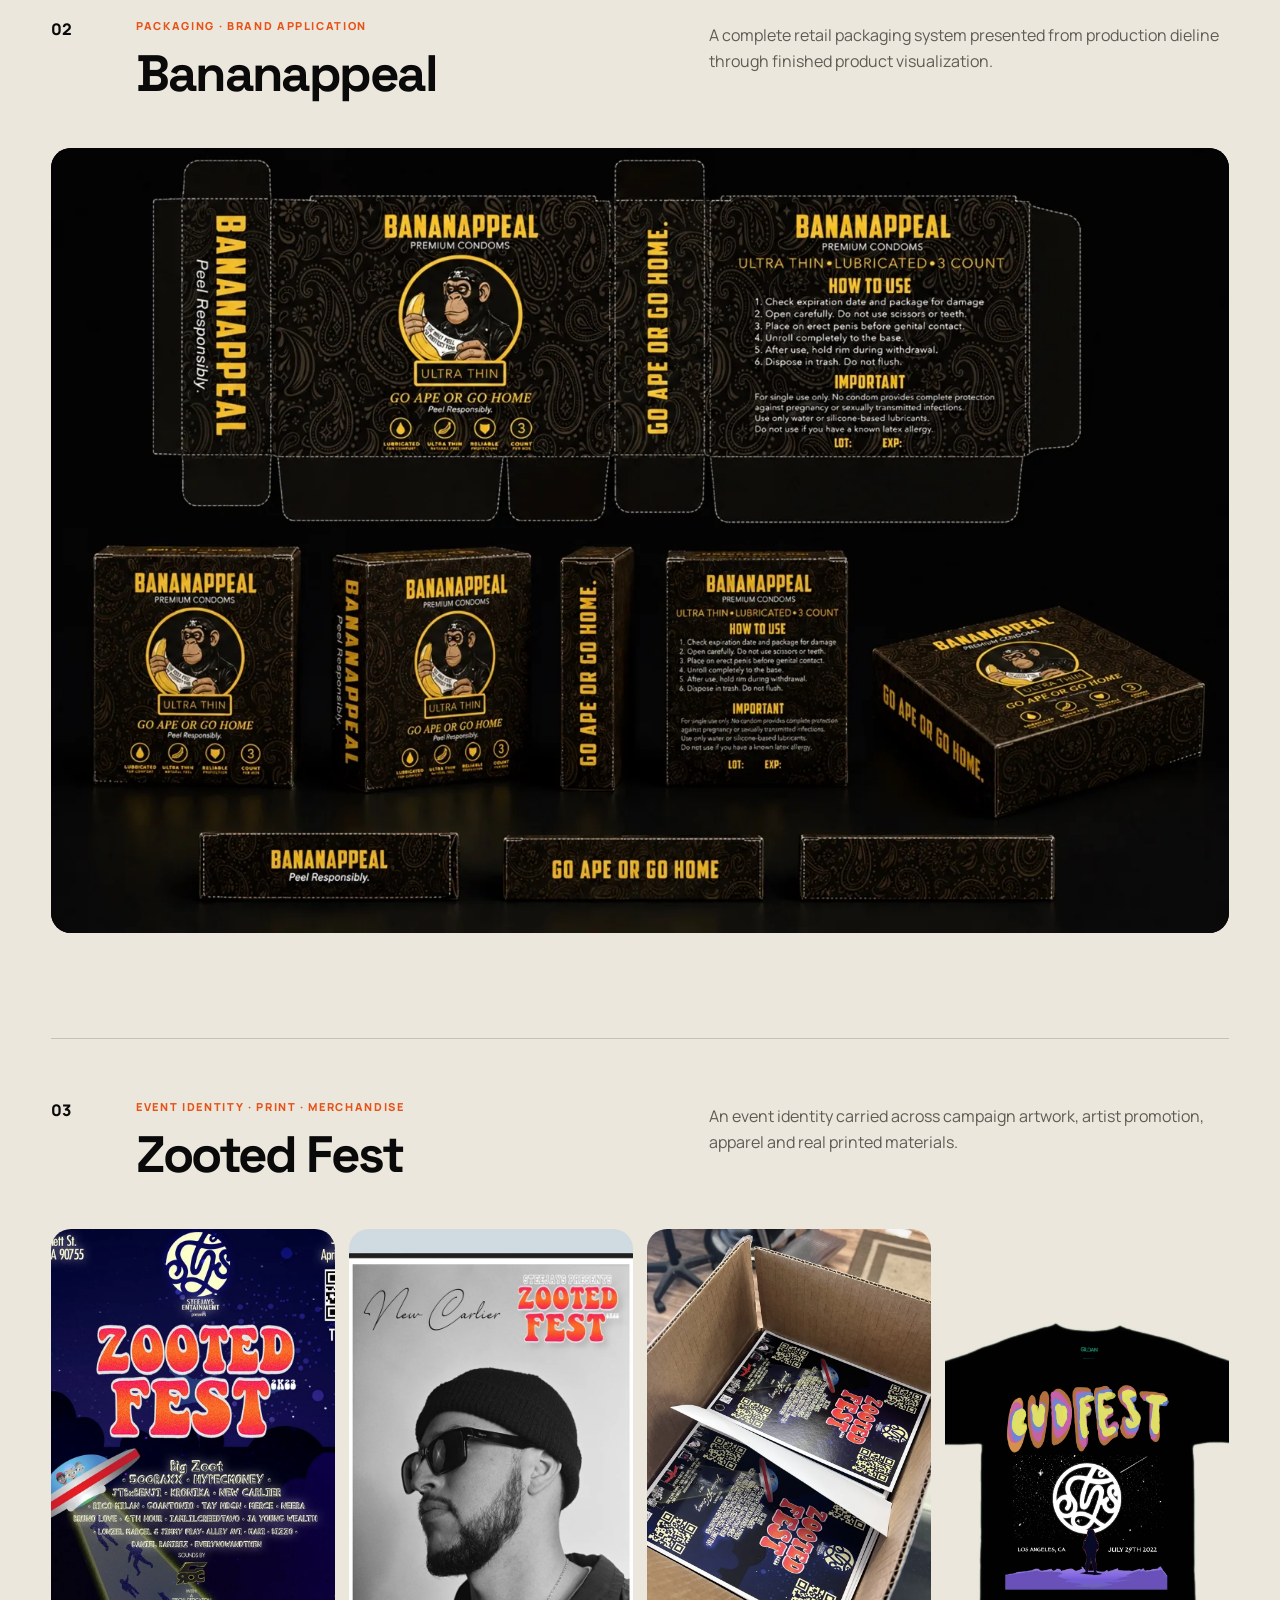
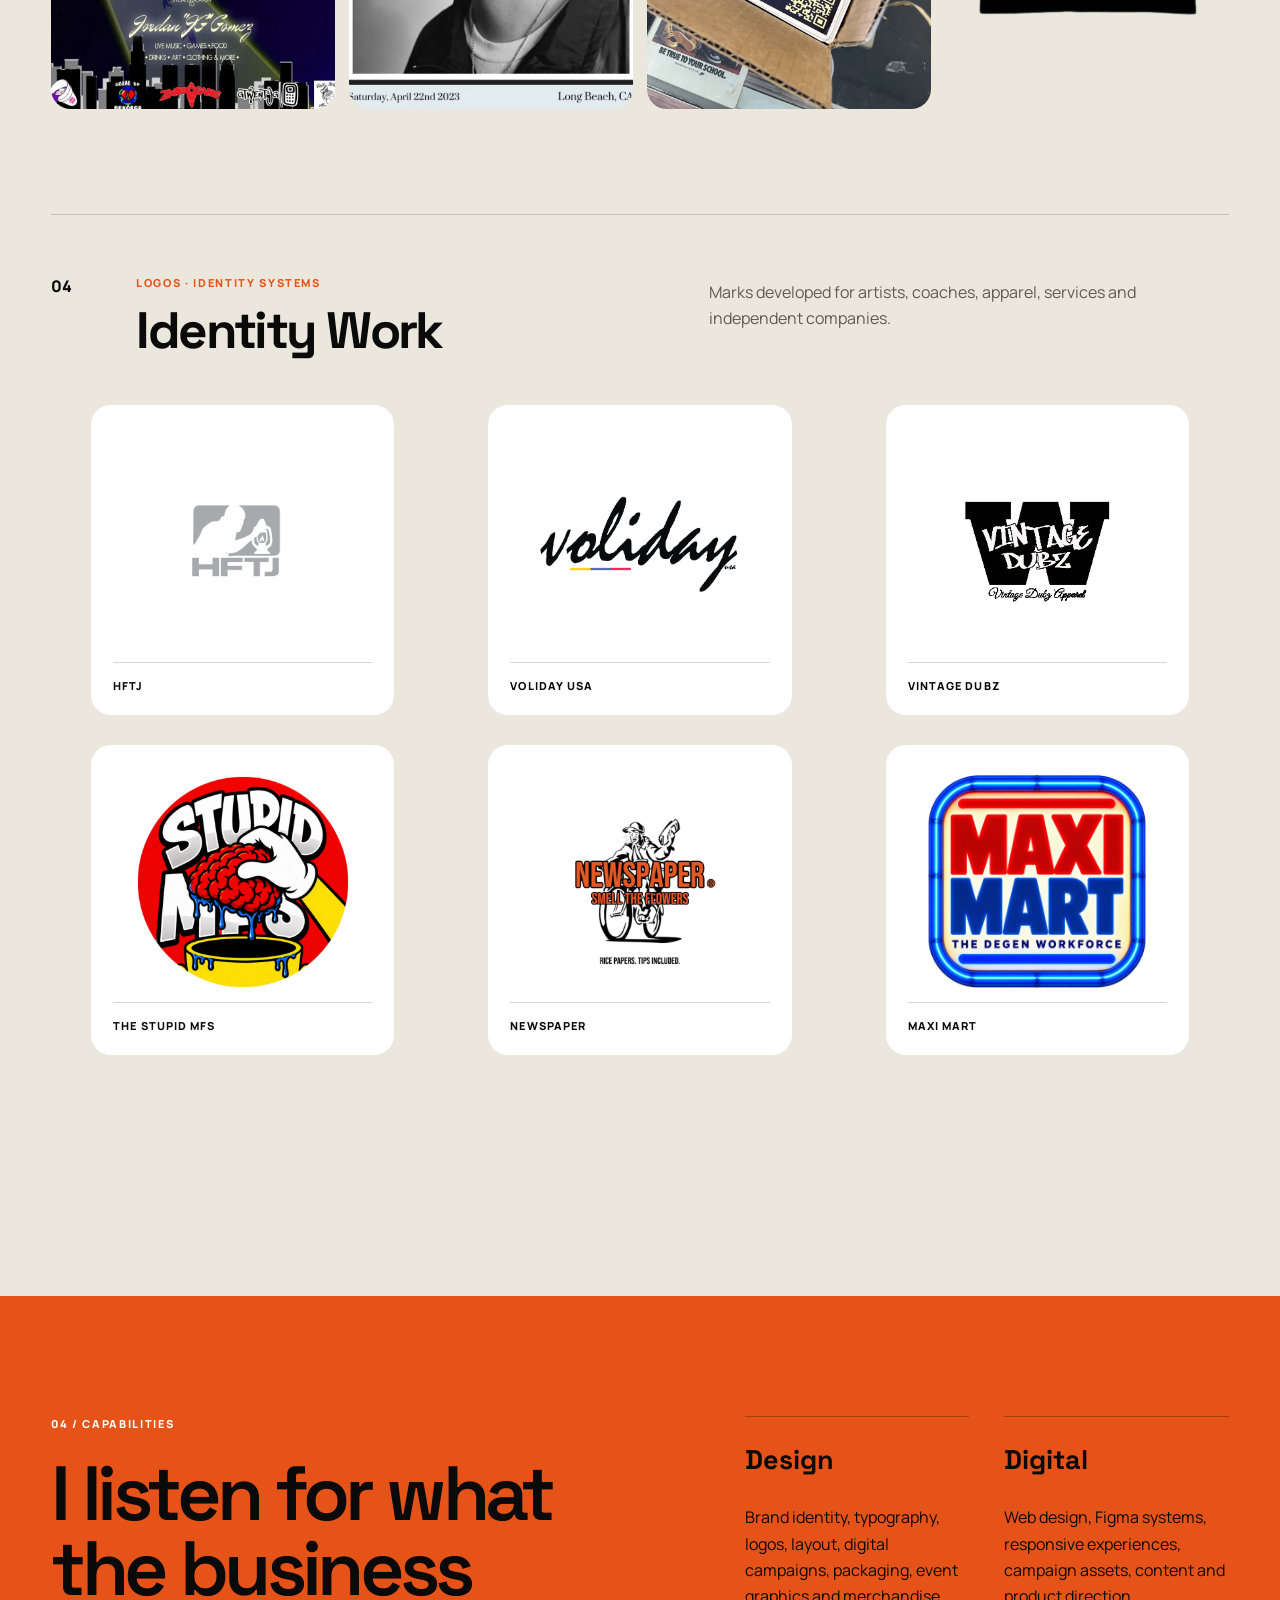
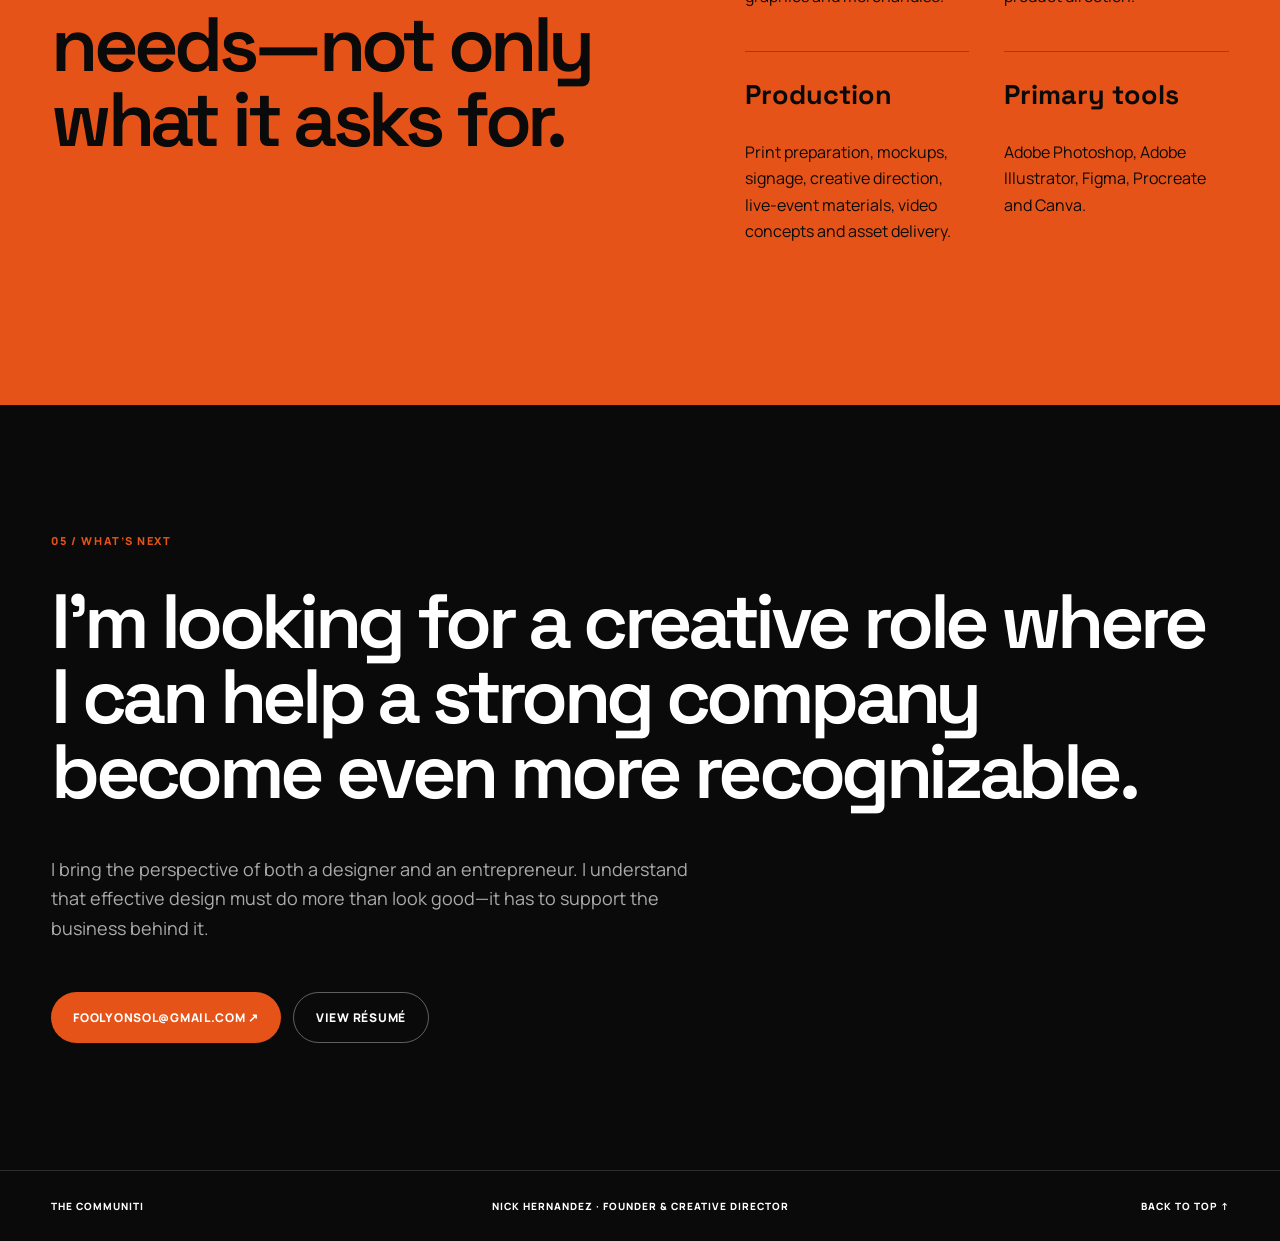
<file: founder.html>
<!DOCTYPE html>
<html lang="en">
<head>
  <meta charset="UTF-8">
  <meta name="viewport" content="width=device-width, initial-scale=1.0">
  <meta name="description" content="Nick Hernandez is the founder and creative director of The Communiti, working across brand identity, campaigns, merchandise, digital products and creative production.">
  <meta name="theme-color" content="#e64f18">
  <title>Nick Hernandez — Founder of The Communiti</title>
  <link rel="icon" type="image/png" sizes="32x32" href="favicon.png">
  <link rel="preconnect" href="https://fonts.googleapis.com">
  <link rel="preconnect" href="https://fonts.gstatic.com" crossorigin>
  <link href="https://fonts.googleapis.com/css2?family=Manrope:wght@400;500;600;700;800&family=Space+Grotesk:wght@500;600;700&display=swap" rel="stylesheet">
  <link rel="stylesheet" href="founder.css">
</head>
<body>
  <header class="founder-header">
    <a class="brand" href="/" aria-label="Back to The Communiti">
      <img src="Communitilogo.png" alt="The Communiti">
    </a>
    <nav aria-label="Founder page navigation">
      <a href="#story">Story</a>
      <a href="#work">Work</a>
      <a href="#skills">Skills</a>
      <a href="founder-assets/Nicholas-Hernandez-Resume.pdf" target="_blank" rel="noopener">Résumé</a>
    </nav>
    <a class="back-link" href="/">The studio ↗</a>
  </header>

  <main>
    <section class="founder-hero">
      <div class="hero-copy">
        <p class="eyebrow">Founder · Creative Director · Graphic Designer</p>
        <h1>Nick<br><span>Hernandez.</span></h1>
        <p class="hero-intro">I help businesses turn unfinished ideas into brands people recognize and remember.</p>
        <div class="hero-actions">
          <a class="button button-dark" href="#work">View selected work</a>
          <a class="button button-line" href="founder-assets/Nicholas-Hernandez-Resume.pdf" target="_blank" rel="noopener">Download résumé</a>
        </div>
      </div>
      <figure class="portrait-wrap">
        <img src="founder-assets/nick-hernandez-orange.webp" alt="Nick Hernandez, founder and creative director of The Communiti">
        <figcaption>Los Angeles, California</figcaption>
      </figure>
    </section>

    <section class="ticker" aria-label="Creative disciplines">
      <div>BRAND IDENTITY <i>✦</i> CAMPAIGNS <i>✦</i> MERCHANDISE <i>✦</i> DIGITAL EXPERIENCES <i>✦</i> CREATIVE PRODUCTION <i>✦</i></div>
    </section>

    <section class="story section" id="story">
      <div class="section-label">01 / My story</div>
      <div class="story-copy">
        <h2>Design was the entry point. Building complete brands became the work.</h2>
        <p>I began working independently as a graphic designer in 2015, helping startups, artists, events and established businesses develop stronger visual identities. Duke Bakery became my first international commercial client, where I designed gift cards, menus and promotional banners across customer touchpoints.</p>
        <p>My career grew through the Los Angeles music and event industry. With Steejays Entertainment, I created flyers, merchandise and promotional campaigns for more than 15 club events and three festivals. The work taught me how design, marketing, production and live experiences come together to make a brand recognizable.</p>
        <p>I later expanded into creative production—coordinating artist sessions, developing music-video concepts, supporting location shoots and helping bring ideas from the first conversation to the finished release.</p>
      </div>
    </section>

    <section class="origin section">
      <div class="origin-title">
        <p class="section-label">02 / The Communiti</p>
        <h2>Built from the perspective of both a designer and an entrepreneur.</h2>
      </div>
      <div class="origin-copy">
        <p>As an artist and business owner, I understood how difficult it could be to coordinate branding, media, marketing, websites, merchandise and production without one person understanding the full vision.</p>
        <p>I founded The Communiti to bring those disciplines together. The goal is to listen closely, understand what a business is trying to become and strengthen every visual touchpoint around that idea.</p>
        <p>More recently, I built the Web3 company The Stupid MFs—developing its NFT collection, visual identity, websites, merchandise, community products and creative direction.</p>
      </div>
    </section>

    <section class="portfolio section" id="work">
      <div class="portfolio-heading">
        <p class="section-label">03 / Selected work</p>
        <h2>A few projects across identity, campaigns, packaging and production.</h2>
      </div>

      <article class="case-study case-steejays">
        <div class="case-intro">
          <p class="case-number">01</p>
          <div>
            <p class="case-type">Campaigns · Events · Art Direction</p>
            <h3>Steejays Entertainment</h3>
          </div>
          <p class="case-summary">Recurring visual campaigns for Los Angeles events, festivals and artist experiences—built across flyers, merchandise and printed promotion.</p>
        </div>
        <div class="work-grid steejays-grid">
          <img class="work-large" src="founder-assets/steejays-flytimes.webp" alt="Flytimes event campaign design for Steejays Entertainment">
          <img src="founder-assets/steejays-zooted-fest.webp" alt="Zooted Fest event poster">
          <img src="founder-assets/steejays-good-life.webp" alt="Good Life Fridays event promotion">
          <img src="founder-assets/steejays-yacht.webp" alt="Steejays yacht party promotional design">
        </div>
      </article>

      <article class="case-study">
        <div class="case-intro">
          <p class="case-number">02</p>
          <div>
            <p class="case-type">Packaging · Brand Application</p>
            <h3>Bananappeal</h3>
          </div>
          <p class="case-summary">A complete retail packaging system presented from production dieline through finished product visualization.</p>
        </div>
        <figure class="feature-image dark-frame">
          <img src="founder-assets/bananappeal-packaging.webp" alt="Bananappeal premium product packaging and dieline">
        </figure>
      </article>

      <article class="case-study">
        <div class="case-intro">
          <p class="case-number">03</p>
          <div>
            <p class="case-type">Event Identity · Print · Merchandise</p>
            <h3>Zooted Fest</h3>
          </div>
          <p class="case-summary">An event identity carried across campaign artwork, artist promotion, apparel and real printed materials.</p>
        </div>
        <div class="work-grid zooted-grid">
          <img src="founder-assets/zooted-poster.webp" alt="Zooted Fest campaign poster">
          <img src="founder-assets/zooted-portrait.webp" alt="Zooted Fest artist poster">
          <img src="founder-assets/zooted-print.webp" alt="Printed Zooted Fest promotional pieces">
          <img src="founder-assets/zooted-shirt.webp" alt="Zooted Fest merchandise design">
        </div>
      </article>

      <article class="case-study identity-study">
        <div class="case-intro">
          <p class="case-number">04</p>
          <div>
            <p class="case-type">Logos · Identity Systems</p>
            <h3>Identity Work</h3>
          </div>
          <p class="case-summary">Marks developed for artists, coaches, apparel, services and independent companies.</p>
        </div>
        <div class="logo-grid">
          <figure><img src="founder-assets/hftj-logo.webp" alt="HFTJ lantern logo"><figcaption>HFTJ</figcaption></figure>
          <figure><img src="founder-assets/voliday-logo.webp" alt="Voliday USA script logo"><figcaption>Voliday USA</figcaption></figure>
          <figure><img src="founder-assets/vintage-dubz-new.webp" alt="Vintage Dubz Apparel logo"><figcaption>Vintage Dubz</figcaption></figure>
          <figure><img src="founder-assets/stupid-mfs-logo.webp" alt="The Stupid MFs illustrated logo"><figcaption>The Stupid MFs</figcaption></figure>
          <figure><img src="founder-assets/newspaper-new.webp" alt="Newspaper Smell the Flowers logo"><figcaption>Newspaper</figcaption></figure>
          <figure><img src="founder-assets/maxi-mart-logo.webp" alt="Maxi Mart neon logo"><figcaption>Maxi Mart</figcaption></figure>
        </div>
      </article>
    </section>

    <section class="skills section" id="skills">
      <div>
        <p class="section-label">04 / Capabilities</p>
        <h2>I listen for what the business needs—not only what it asks for.</h2>
      </div>
      <div class="skill-columns">
        <div><h3>Design</h3><p>Brand identity, typography, logos, layout, digital campaigns, packaging, event graphics and merchandise.</p></div>
        <div><h3>Digital</h3><p>Web design, Figma systems, responsive experiences, campaign assets, content and product direction.</p></div>
        <div><h3>Production</h3><p>Print preparation, mockups, signage, creative direction, live-event materials, video concepts and asset delivery.</p></div>
        <div><h3>Primary tools</h3><p>Adobe Photoshop, Adobe Illustrator, Figma, Procreate and Canva.</p></div>
      </div>
    </section>

    <section class="career section" id="contact">
      <p class="section-label">05 / What’s next</p>
      <h2>I’m looking for a creative role where I can help a strong company become even more recognizable.</h2>
      <p>I bring the perspective of both a designer and an entrepreneur. I understand that effective design must do more than look good—it has to support the business behind it.</p>
      <div class="career-actions">
        <a class="button button-orange" href="mailto:foolyonsol@gmail.com">foolyonsol@gmail.com ↗</a>
        <a class="button button-line-light" href="founder-assets/Nicholas-Hernandez-Resume.pdf" target="_blank" rel="noopener">View résumé</a>
      </div>
    </section>
  </main>

  <footer>
    <a href="/">THE COMMUNITI</a>
    <p>Nick Hernandez · Founder & Creative Director</p>
    <a href="#top">Back to top ↑</a>
  </footer>
</body>
</html>
</file>
<file: founder.css>
:root{--ink:#0a0a0a;--paper:#f4f0e7;--orange:#e65318;--cream:#fff6e8;--line:rgba(10,10,10,.17);--pad:4vw}
*{box-sizing:border-box}html{scroll-behavior:smooth}body{margin:0;background:var(--paper);color:var(--ink);font-family:"Manrope",Arial,sans-serif;-webkit-font-smoothing:antialiased}img{display:block;max-width:100%}a{color:inherit;text-decoration:none}p,h1,h2,h3,figure{margin-top:0}.section{padding:120px var(--pad)}
.founder-header{position:absolute;inset:0 0 auto;z-index:10;display:grid;grid-template-columns:1fr auto 1fr;align-items:center;padding:20px var(--pad);color:#fff}.brand img{width:92px;filter:brightness(0) invert(1)}.founder-header nav{display:flex;gap:28px;font-size:11px;font-weight:800;letter-spacing:.12em;text-transform:uppercase}.founder-header nav a,.back-link{border-bottom:1px solid transparent;padding-bottom:5px}.founder-header nav a:hover,.back-link:hover{border-color:currentColor}.back-link{justify-self:end;font-size:12px;font-weight:800;text-transform:uppercase;letter-spacing:.1em}
.founder-hero{min-height:100svh;display:grid;grid-template-columns:1.15fr .85fr;background:var(--orange);color:#fff}.hero-copy{display:flex;flex-direction:column;justify-content:flex-end;padding:145px var(--pad) 60px}.eyebrow,.section-label,.case-type{font-size:11px;font-weight:800;letter-spacing:.15em;text-transform:uppercase}.hero-copy h1{margin:24px 0 36px;font-family:"Space Grotesk",sans-serif;font-size:clamp(78px,10vw,170px);font-weight:600;line-height:.78;letter-spacing:-.08em}.hero-copy h1 span{color:var(--ink)}.hero-intro{max-width:650px;font-size:clamp(20px,2vw,31px);line-height:1.4}.hero-actions,.career-actions{display:flex;flex-wrap:wrap;gap:12px;margin-top:30px}.button{display:inline-flex;justify-content:center;align-items:center;padding:16px 22px;border-radius:100px;font-size:12px;font-weight:800;letter-spacing:.06em;text-transform:uppercase;transition:.25s}.button:hover{transform:translateY(-3px)}.button-dark{background:var(--ink);color:#fff}.button-line{border:1px solid rgba(255,255,255,.6)}.portrait-wrap{position:relative;margin:0;min-height:100svh;overflow:hidden;background:#c93e0d}.portrait-wrap img{width:100%;height:100%;object-fit:cover;object-position:center}.portrait-wrap figcaption{position:absolute;right:22px;bottom:22px;padding:9px 13px;background:rgba(0,0,0,.72);border-radius:100px;font-size:10px;font-weight:800;letter-spacing:.1em;text-transform:uppercase}
.ticker{overflow:hidden;padding:20px 0;background:var(--ink);color:#fff;white-space:nowrap}.ticker div{width:max-content;font-family:"Space Grotesk",sans-serif;font-size:clamp(22px,2.4vw,42px);font-weight:700;animation:move 26s linear infinite}.ticker i{margin:0 25px;color:var(--orange);font-style:normal}@keyframes move{to{transform:translateX(-30%)}}
.story{display:grid;grid-template-columns:1fr 3fr;gap:7vw}.section-label{color:var(--orange)}.story-copy{max-width:1000px}.story-copy h2,.origin h2,.portfolio-heading h2,.skills h2,.career h2{font-family:"Space Grotesk",sans-serif;font-size:clamp(44px,6vw,92px);font-weight:600;line-height:.98;letter-spacing:-.06em}.story-copy p,.origin-copy p{font-size:clamp(17px,1.6vw,23px);line-height:1.65}.story-copy p:not(:last-child),.origin-copy p:not(:last-child){border-bottom:1px solid var(--line);padding-bottom:27px;margin-bottom:27px}
.origin{display:grid;grid-template-columns:1.35fr .65fr;gap:8vw;background:var(--ink);color:#fff}.origin-copy{align-self:end}.origin-copy p{color:#bbb}.origin-title h2{margin-top:25px}
.portfolio{background:#ece7dc}.portfolio-heading{display:grid;grid-template-columns:1fr 3fr;gap:7vw;margin-bottom:100px}.portfolio-heading h2{max-width:1100px}.case-study{padding:60px 0 105px;border-top:1px solid var(--line)}.case-intro{display:grid;grid-template-columns:60px 1fr 1fr;gap:25px;align-items:start;margin-bottom:42px}.case-number{font-weight:800}.case-type{margin-bottom:8px;color:var(--orange)}.case-intro h3{margin-bottom:0;font-family:"Space Grotesk",sans-serif;font-size:clamp(32px,4vw,64px);letter-spacing:-.05em}.case-summary{max-width:520px;margin:5px 0 0 auto;color:#5f5b55;font-size:16px;line-height:1.6}.work-grid{display:grid;gap:14px}.steejays-grid{grid-template-columns:1.25fr .75fr .75fr}.steejays-grid .work-large{grid-row:span 2}.work-grid img,.feature-image img{width:100%;height:100%;min-height:360px;object-fit:cover;border-radius:20px}.feature-image{margin:0}.feature-image img{max-height:820px;object-fit:contain;background:#050505}.zooted-grid{grid-template-columns:repeat(4,1fr)}.zooted-grid img{min-height:480px}.logo-grid{display:grid;grid-template-columns:repeat(3,1fr);gap:14px}.logo-grid figure{display:flex;flex-direction:column;justify-content:space-between;min-height:310px;padding:22px;background:#fff;border-radius:20px}.logo-grid img{width:100%;height:230px;object-fit:contain}.logo-grid figcaption{padding-top:15px;border-top:1px solid var(--line);font-size:11px;font-weight:800;letter-spacing:.1em;text-transform:uppercase}
.skills{display:grid;grid-template-columns:1.1fr .9fr;gap:8vw;background:var(--orange)}.skills h2{margin-top:25px}.skill-columns{display:grid;grid-template-columns:1fr 1fr;gap:0 35px}.skill-columns div{padding:25px 0;border-top:1px solid rgba(0,0,0,.28)}.skill-columns h3{font-family:"Space Grotesk",sans-serif;font-size:27px}.skill-columns p{line-height:1.65}.skills .section-label{color:#fff}
.career{min-height:85vh;display:flex;flex-direction:column;justify-content:center;background:var(--ink);color:#fff}.career h2{max-width:1200px;margin:25px 0 45px}.career>p:not(.section-label){max-width:650px;color:#aaa;font-size:18px;line-height:1.65}.button-orange{background:var(--orange);color:#fff}.button-line-light{border:1px solid rgba(255,255,255,.35)}
footer{display:grid;grid-template-columns:1fr auto 1fr;gap:20px;padding:28px var(--pad);background:var(--ink);color:#fff;border-top:1px solid rgba(255,255,255,.14);font-size:10px;font-weight:800;letter-spacing:.1em;text-transform:uppercase}footer p{margin:0;text-align:center}footer a:last-child{text-align:right}
@media(max-width:900px){.founder-header{grid-template-columns:1fr auto}.founder-header nav{display:none}.founder-hero{grid-template-columns:1fr}.hero-copy{min-height:86svh}.portrait-wrap{min-height:80svh}.story,.origin,.portfolio-heading,.skills{grid-template-columns:1fr}.case-intro{grid-template-columns:45px 1fr}.case-summary{grid-column:2;margin:0}.zooted-grid,.logo-grid{grid-template-columns:1fr 1fr}.steejays-grid{grid-template-columns:1fr 1fr}.steejays-grid .work-large{grid-row:auto;grid-column:span 2}.section{padding:90px 5vw}.skill-columns{margin-top:30px}}
@media(max-width:560px){.founder-header{padding:16px 5vw}.brand img{width:70px}.hero-copy{padding:125px 5vw 45px}.hero-copy h1{font-size:22vw}.hero-actions .button{width:100%}.portrait-wrap{min-height:65svh}.portfolio-heading{margin-bottom:65px}.case-study{padding:45px 0 75px}.case-intro{grid-template-columns:1fr}.case-summary{grid-column:auto}.steejays-grid,.zooted-grid,.logo-grid{grid-template-columns:1fr}.steejays-grid .work-large{grid-column:auto}.work-grid img,.zooted-grid img{min-height:430px}.logo-grid figure{min-height:285px}.skill-columns{grid-template-columns:1fr}footer{grid-template-columns:1fr}footer p,footer a:last-child{text-align:left}}
@media(prefers-reduced-motion:reduce){html{scroll-behavior:auto}.ticker div{animation:none}*{transition:none!important}}
</file>
